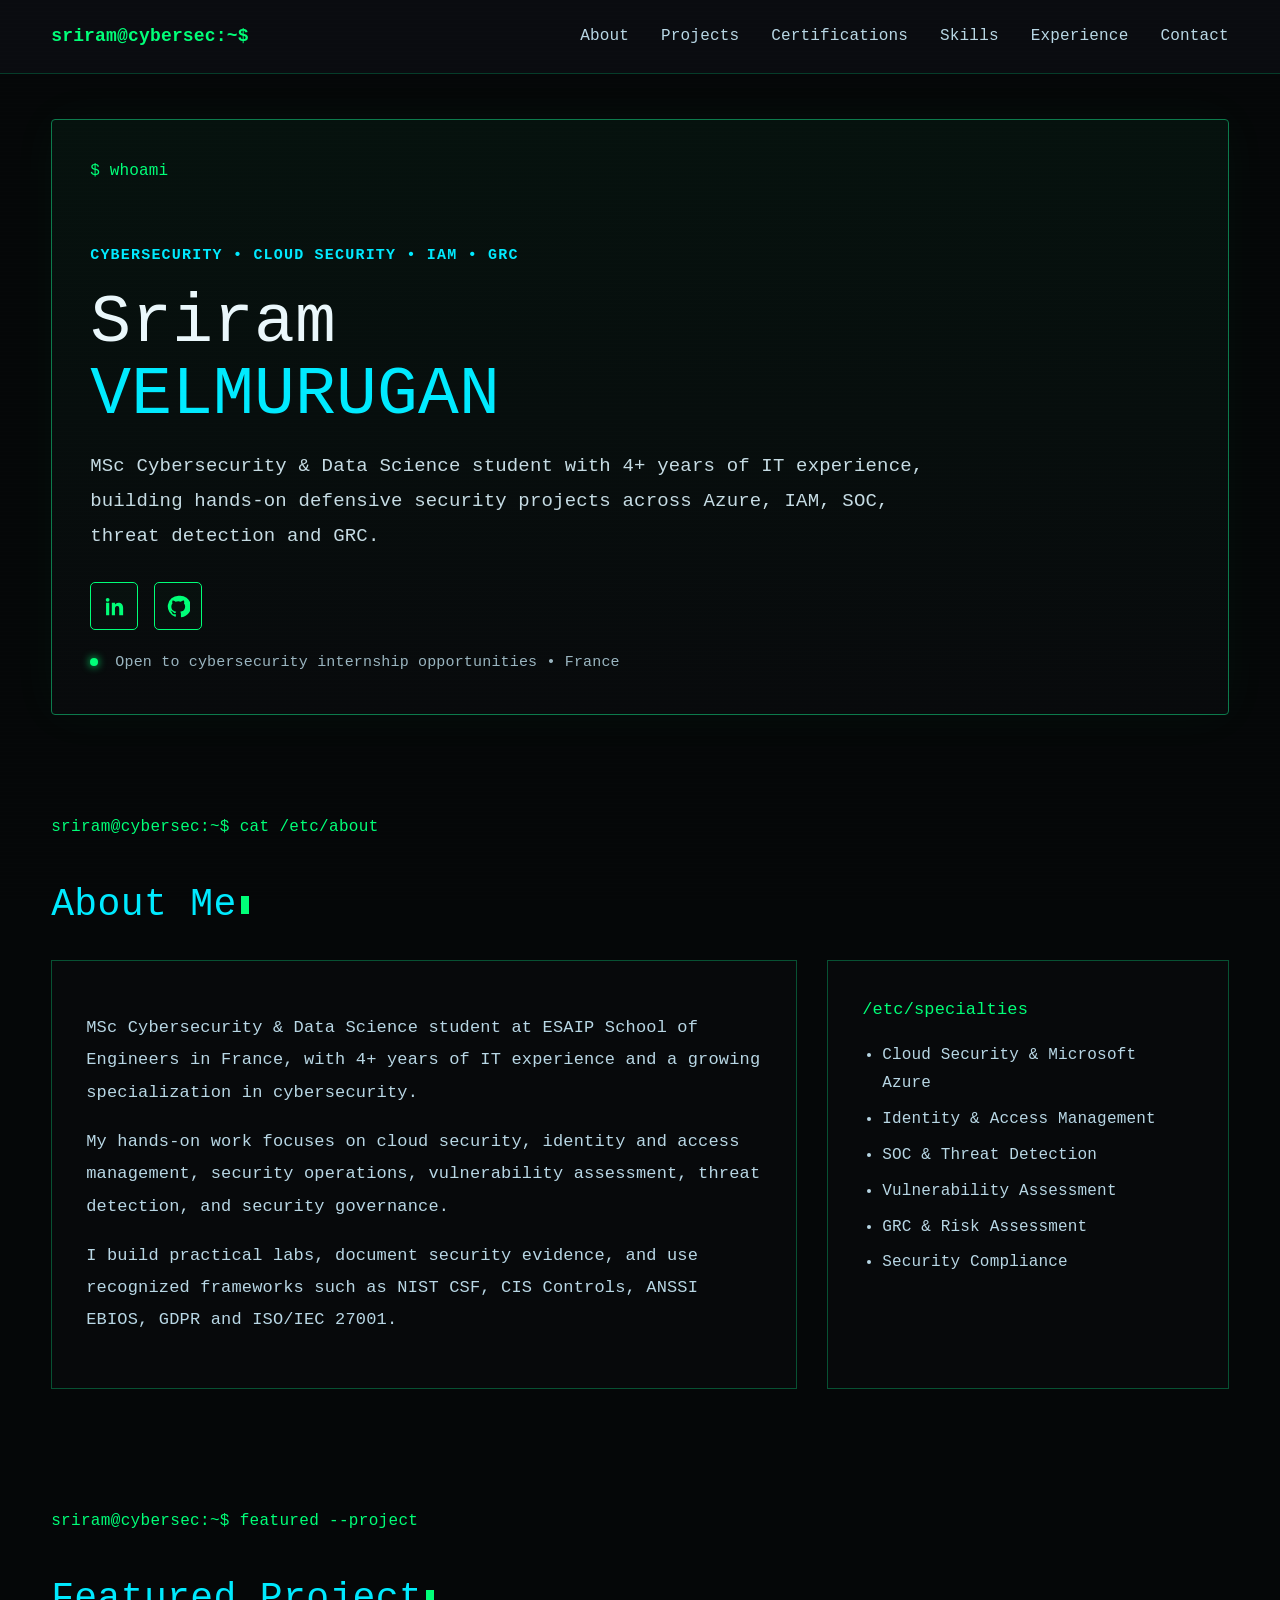
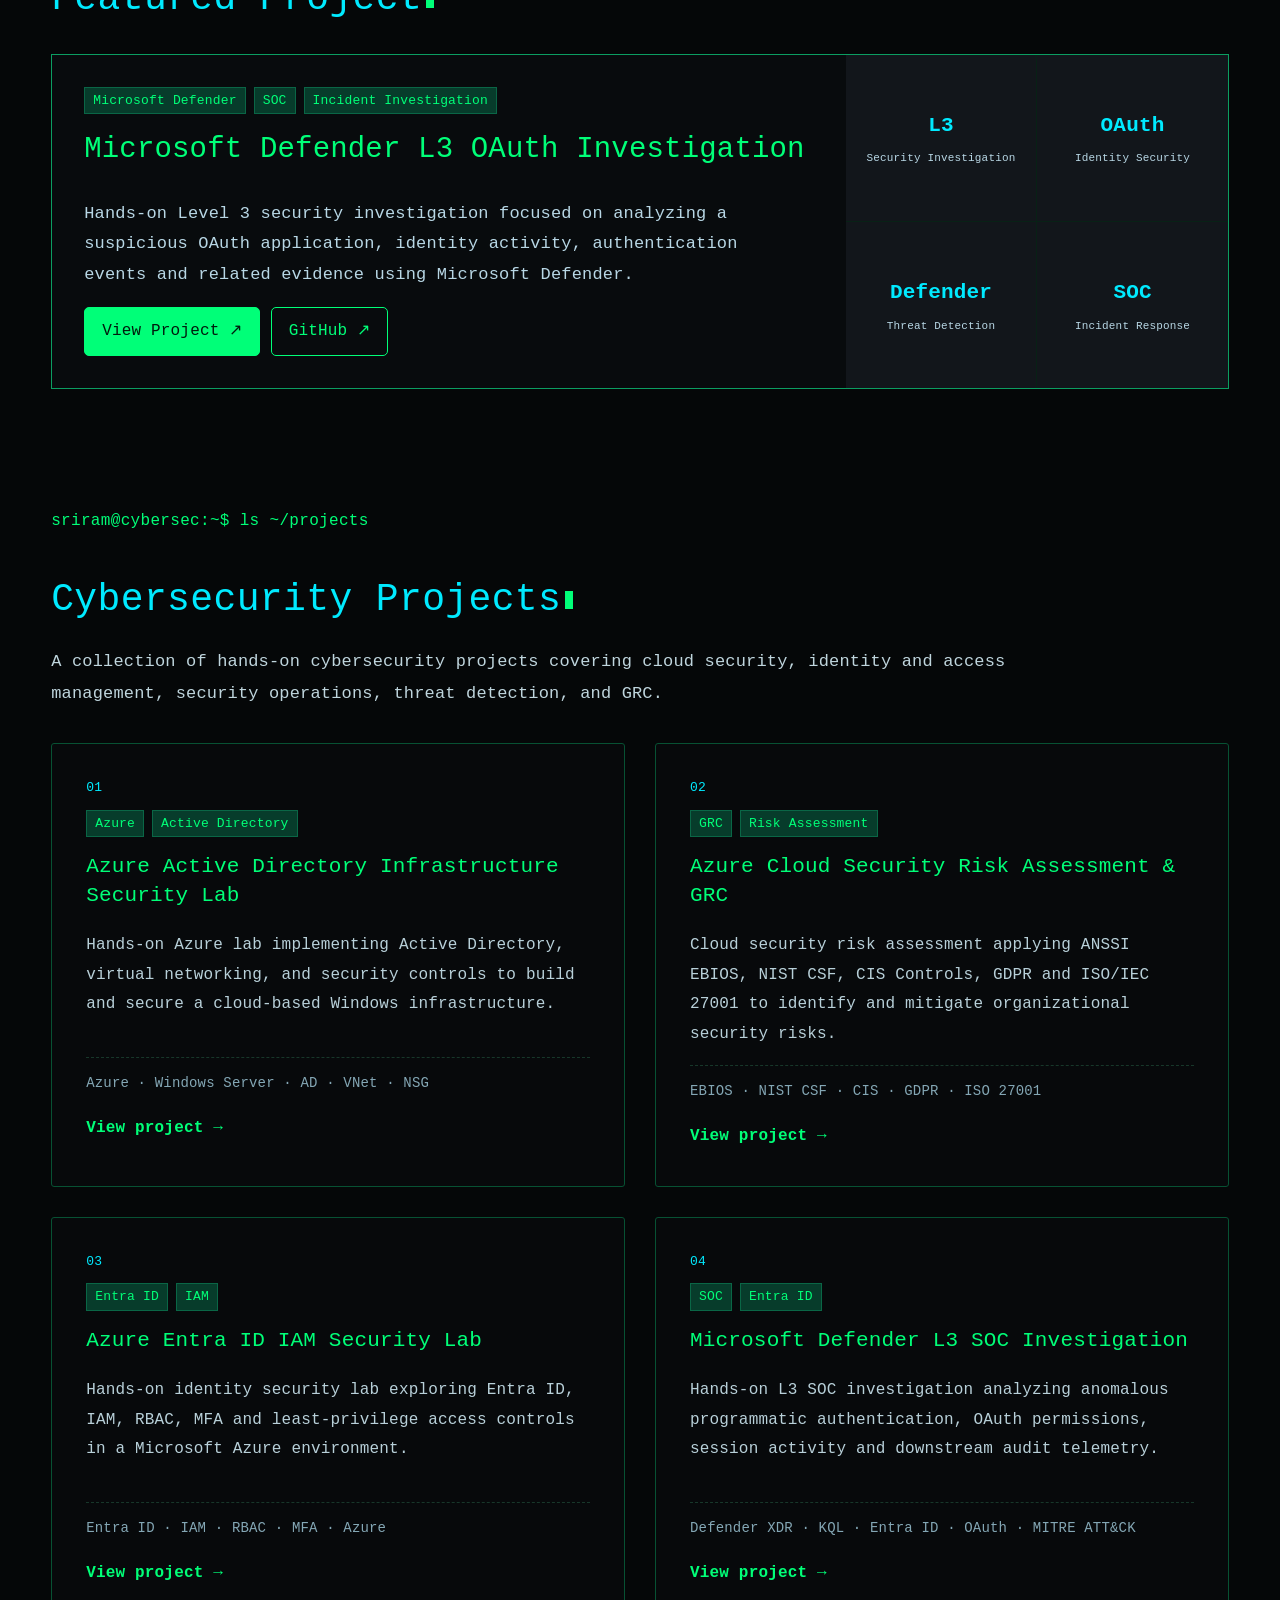
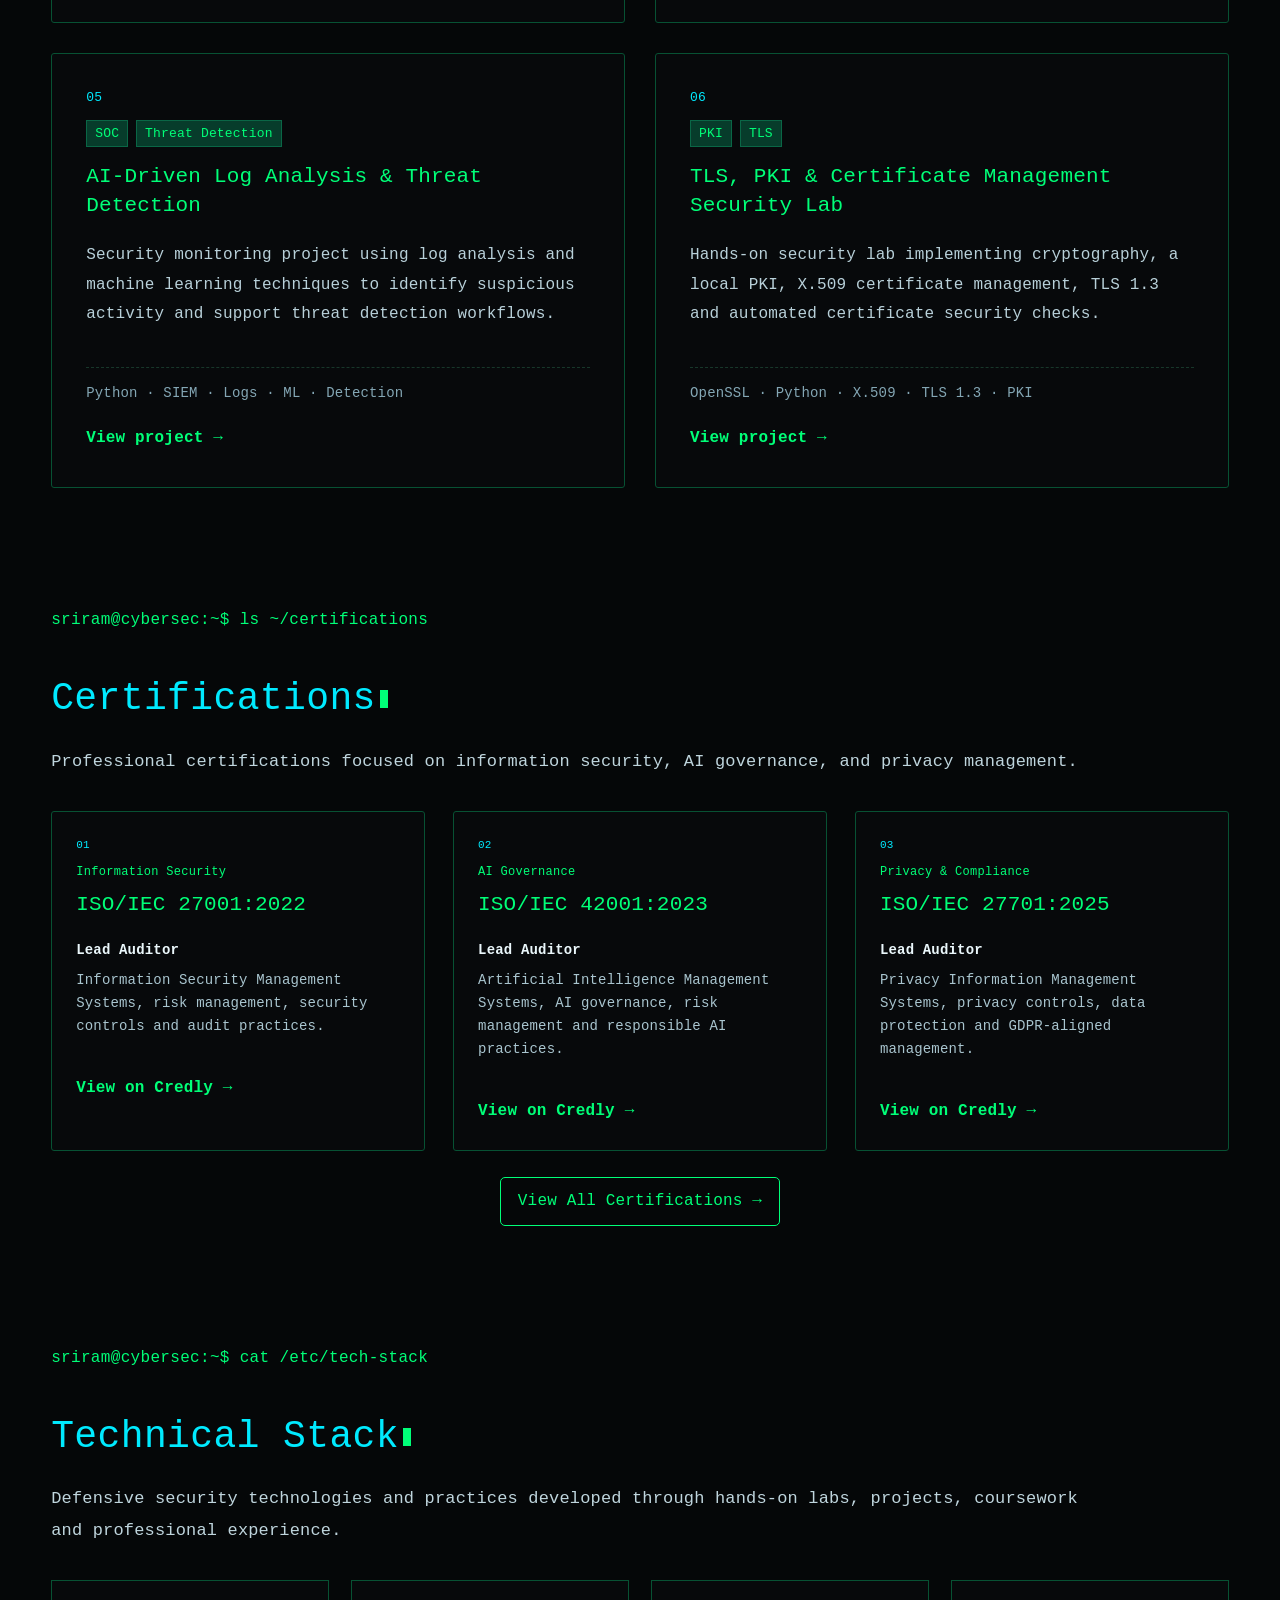
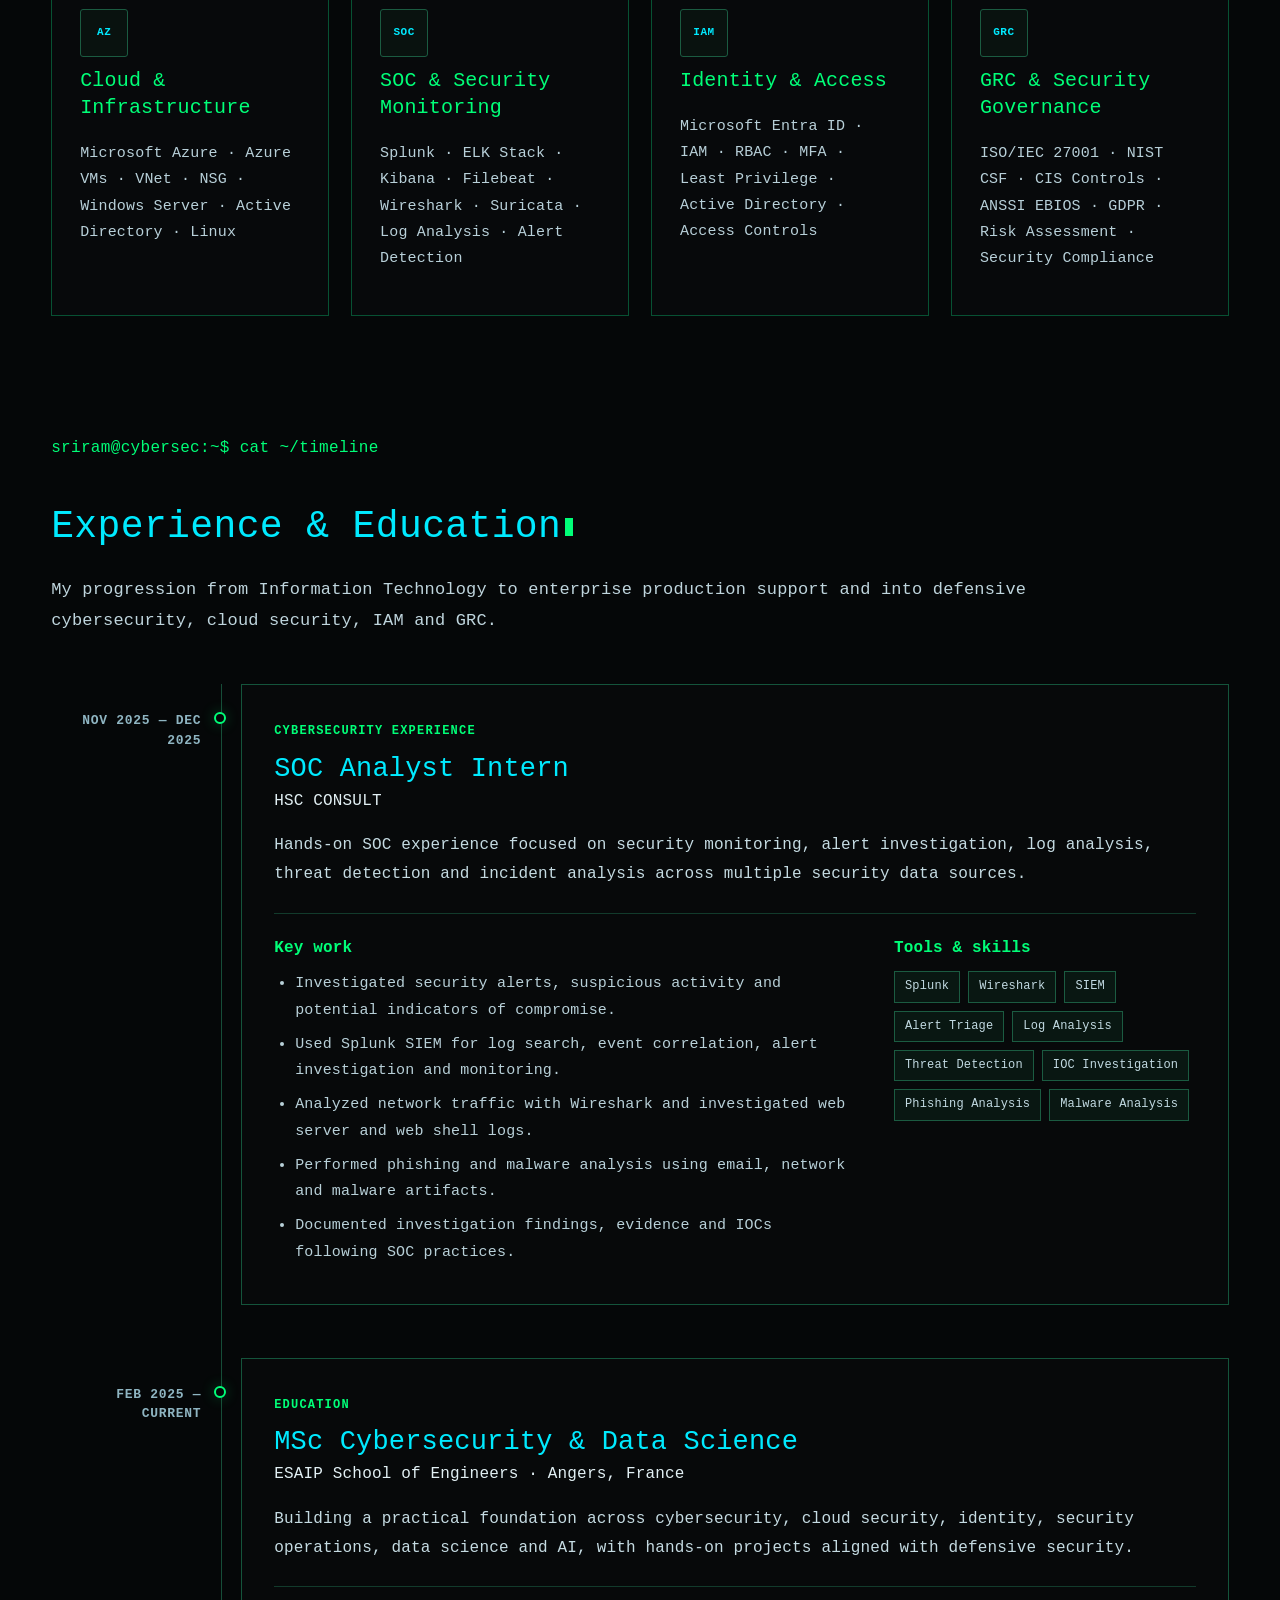
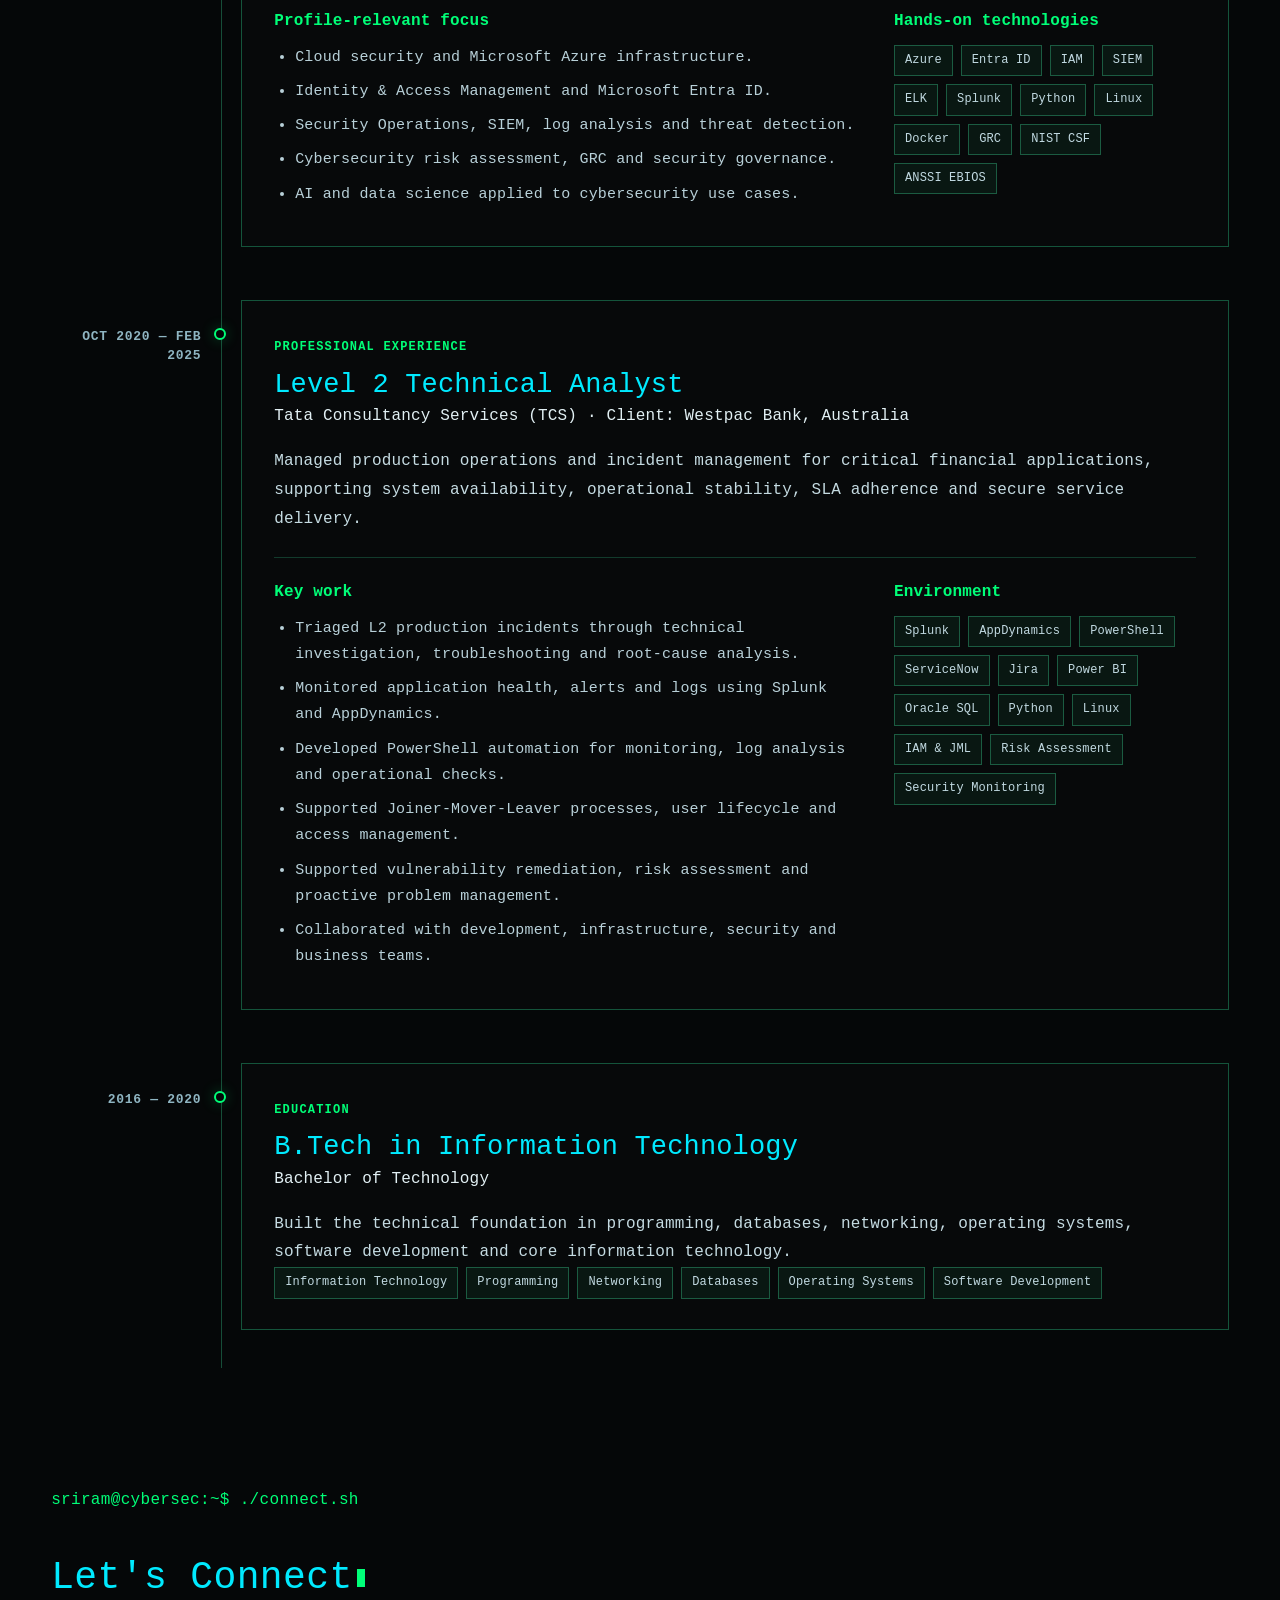
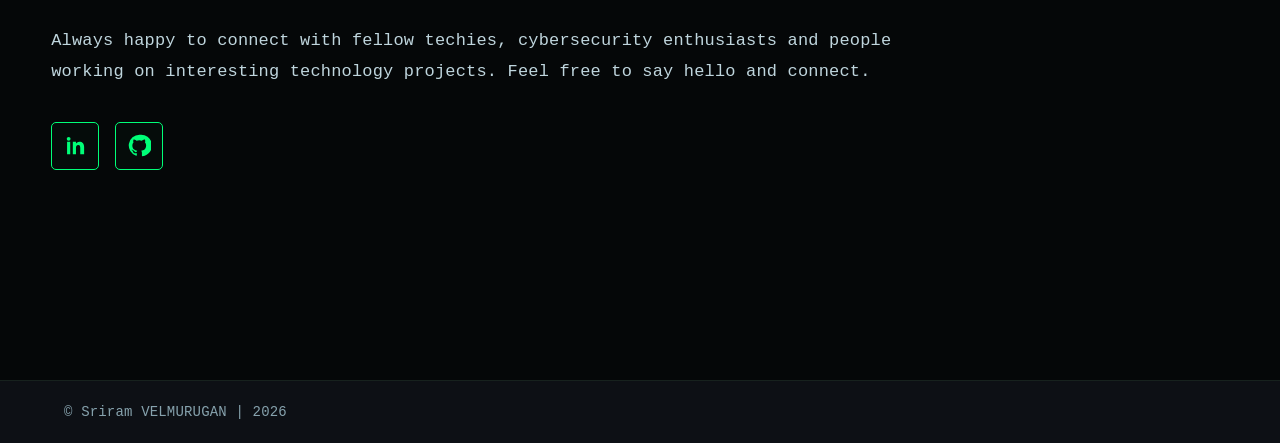
<file: index.html>
<!DOCTYPE html>
<html lang="en">
<head>
  <meta charset="UTF-8">
  <meta name="viewport" content="width=device-width, initial-scale=1.0">
  <meta name="description" content="Sriram VELMURUGAN — Cybersecurity, Cloud Security, IAM, SOC and GRC portfolio.">
  <title>Sriram VELMURUGAN | Cybersecurity Portfolio</title>
  <link rel="stylesheet" href="assets/style.css">
</head>
<body>
  <div class="scanlines"></div>

  <header class="topbar">
    <div class="brand">sriram@cybersec:~$</div>
    <nav>
      <a href="#about">About</a>
      <a href="projects.html">Projects</a>
      <a href="certifications.html">Certifications</a>
      <a href="#skills">Skills</a>
      <a href="#experience">Experience</a>
      <a href="#contact">Contact</a>
    </nav>
    <button class="menu-btn" aria-label="Open menu">☰</button>
  </header>

  <main>
    <section class="hero terminal-panel">
      <div class="terminal-command">$ whoami</div>
      <div class="hero-grid">
        <div>
          <p class="eyebrow">CYBERSECURITY • CLOUD SECURITY • IAM • GRC</p>
          <h1>Sriram<br><span>VELMURUGAN</span></h1>
          <p class="hero-role">MSc Cybersecurity &amp; Data Science student with 4+ years of IT experience, building hands-on defensive security projects across Azure, IAM, SOC, threat detection and GRC.</p>
          <div class="social-links" aria-label="Professional profiles">
            <a class="social-icon" href="https://www.linkedin.com/in/sriram57" target="_blank" rel="noreferrer" aria-label="LinkedIn" title="LinkedIn">
              <svg viewBox="0 0 24 24" aria-hidden="true"><path d="M6.5 8.2H3.2V21h3.3V8.2ZM4.85 3A2 2 0 1 0 4.85 7 2 2 0 0 0 4.85 3ZM21 13.65c0-3.85-2.05-5.65-4.78-5.65-2.2 0-3.18 1.2-3.73 2.05V8.2H9.2V21h3.29v-6.34c0-1.67.32-3.29 2.39-3.29 2.04 0 2.07 1.91 2.07 3.4V21H21v-7.35Z"/></svg>
            </a>
            <a class="social-icon" href="https://github.com/srividho?tab=repositories" target="_blank" rel="noreferrer" aria-label="GitHub repositories" title="GitHub repositories">
              <svg viewBox="0 0 24 24" aria-hidden="true"><path d="M12 .8a11.2 11.2 0 0 0-3.54 21.83c.56.1.77-.24.77-.54v-2.1c-3.13.68-3.79-1.32-3.79-1.32-.51-1.3-1.25-1.64-1.25-1.64-1.02-.7.08-.69.08-.69 1.13.08 1.73 1.16 1.73 1.16 1 .1.78 1.92 2.95 1.37.1-.71.39-1.2.71-1.48-2.5-.28-5.13-1.25-5.13-5.57 0-1.23.44-2.24 1.16-3.03-.12-.28-.5-1.43.11-2.98 0 0 .95-.3 3.1 1.16a10.7 10.7 0 0 1 5.64 0c2.15-1.46 3.1-1.16 3.1-1.16.61 1.55.23 2.7.11 2.98.72.79 1.16 1.8 1.16 3.03 0 4.33-2.64 5.29-5.15 5.57.4.35.76 1.05.76 2.12v3.14c0 .3.2.65.78.54A11.2 11.2 0 0 0 12 .8Z"/></svg>
            </a>
          </div>

          <div class="status-line"><span class="dot"></span> Open to cybersecurity internship opportunities • France</div>
        </div>
      </div>
    </section>

    <section id="about" class="section">
      <div class="section-command">sriram@cybersec:~$ cat /etc/about</div>
      <h2>About Me<span class="cursor"></span></h2>
      <div class="about-grid">
        <div class="terminal-copy">
          <p>MSc Cybersecurity &amp; Data Science student at ESAIP School of Engineers in France, with 4+ years of IT experience and a growing specialization in cybersecurity.</p>
          <p>My hands-on work focuses on cloud security, identity and access management, security operations, vulnerability assessment, threat detection, and security governance.</p>
          <p>I build practical labs, document security evidence, and use recognized frameworks such as NIST CSF, CIS Controls, ANSSI EBIOS, GDPR and ISO/IEC 27001.</p>
        </div>
        <div class="focus-card">
          <div class="mini-title">/etc/specialties</div>
          <ul>
            <li>Cloud Security &amp; Microsoft Azure</li>
            <li>Identity &amp; Access Management</li>
            <li>SOC &amp; Threat Detection</li>
            <li>Vulnerability Assessment</li>
            <li>GRC &amp; Risk Assessment</li>
            <li>Security Compliance</li>
          </ul>
        </div>
      </div>
    </section>

        <section id="featured" class="section">
      <div class="section-command">sriram@cybersec:~$ featured --project</div>
      <h2>Featured Project<span class="cursor"></span></h2>
      <article class="featured-card">
        <div class="featured-main">
          <div class="tag-row"><span>Microsoft Defender</span><span>SOC</span><span>Incident Investigation</span></div>
          <h3>Microsoft Defender L3 OAuth Investigation</h3>
          <p>Hands-on Level 3 security investigation focused on analyzing a suspicious OAuth application, identity activity, authentication events and related evidence using Microsoft Defender.</p>
          <div class="project-links">
            <a class="btn primary" href="projects.html#microsoft-defender-l3-oauth">View Project ↗</a>
            <a class="btn" href="https://github.com/srividho/microsoft-defender-l3-oauth-investigation" target="_blank" rel="noreferrer">GitHub ↗</a>
          </div>
        </div>
        <div class="metrics">
          <div><strong>L3</strong><span>Security Investigation</span></div>
          <div><strong>OAuth</strong><span>Identity Security</span></div>
          <div><strong>Defender</strong><span>Threat Detection</span></div>
          <div><strong>SOC</strong><span>Incident Response</span></div>
        </div>
      </article>
    </section>

    <section id="projects" class="section">
      <div class="section-command">sriram@cybersec:~$ ls ~/projects</div>
      <h2>Cybersecurity Projects<span class="cursor"></span></h2>
      <p class="section-lead">A collection of hands-on cybersecurity projects covering cloud security, identity and access management, security operations, threat detection, and GRC.</p>
      <div class="project-grid">
        <article class="project-card">
          <div class="project-number">01</div>
          <div class="tag-row"><span>Azure</span><span>Active Directory</span></div>
          <h3>Azure Active Directory Infrastructure Security Lab</h3>
          <p>Hands-on Azure lab implementing Active Directory, virtual networking, and security controls to build and secure a cloud-based Windows infrastructure.</p>
          <div class="stack">Azure · Windows Server · AD · VNet · NSG</div>
          <a href="projects.html#azure-ad" class="text-link">View project →</a>
        </article>

        <article class="project-card">
          <div class="project-number">02</div>
          <div class="tag-row"><span>GRC</span><span>Risk Assessment</span></div>
          <h3>Azure Cloud Security Risk Assessment &amp; GRC</h3>
          <p>Cloud security risk assessment applying ANSSI EBIOS, NIST CSF, CIS Controls, GDPR and ISO/IEC 27001 to identify and mitigate organizational security risks.</p>
          <div class="stack">EBIOS · NIST CSF · CIS · GDPR · ISO 27001</div>
          <a href="projects.html#grc" class="text-link">View project →</a>
        </article>

        <article class="project-card">
          <div class="project-number">03</div>
          <div class="tag-row"><span>Entra ID</span><span>IAM</span></div>
          <h3>Azure Entra ID IAM Security Lab</h3>
          <p>Hands-on identity security lab exploring Entra ID, IAM, RBAC, MFA and least-privilege access controls in a Microsoft Azure environment.</p>
          <div class="stack">Entra ID · IAM · RBAC · MFA · Azure</div>
          <a href="projects.html#entra-id" class="text-link">View project →</a>
        </article>


        <article class="project-card">
          <div class="project-number">04</div>
          <div class="tag-row"><span>SOC</span><span>Entra ID</span></div>
          <h3>Microsoft Defender L3 SOC Investigation</h3>
          <p>Hands-on L3 SOC investigation analyzing anomalous programmatic authentication, OAuth permissions, session activity and downstream audit telemetry.</p>
          <div class="stack">Defender XDR · KQL · Entra ID · OAuth · MITRE ATT&amp;CK</div>
          <a href="projects.html#defender-l3" class="text-link">View project →</a>
        </article>

        <article class="project-card">
          <div class="project-number">05</div>
          <div class="tag-row"><span>SOC</span><span>Threat Detection</span></div>
          <h3>AI-Driven Log Analysis &amp; Threat Detection</h3>
          <p>Security monitoring project using log analysis and machine learning techniques to identify suspicious activity and support threat detection workflows.</p>
          <div class="stack">Python · SIEM · Logs · ML · Detection</div>
          <a href="projects.html#log-analysis" class="text-link">View project →</a>
        </article>

        <article class="project-card">
          <div class="project-number">06</div>
          <div class="tag-row"><span>PKI</span><span>TLS</span></div>
          <h3>TLS, PKI &amp; Certificate Management Security Lab</h3>
          <p>Hands-on security lab implementing cryptography, a local PKI, X.509 certificate management, TLS 1.3 and automated certificate security checks.</p>
          <div class="stack">OpenSSL · Python · X.509 · TLS 1.3 · PKI</div>
          <a href="projects.html#tls-pki" class="text-link">View project →</a>
        </article>
      </div>
    </section>

    <section id="certifications" class="section">
      <div class="section-command">sriram@cybersec:~$ ls ~/certifications</div>
      <h2>Certifications<span class="cursor"></span></h2>
      <p class="section-lead">Professional certifications focused on information security, AI governance, and privacy management.</p>
      <div class="cert-grid">
        <article class="cert-card">
          <span class="cert-icon">01</span>
          <span class="cert-category">Information Security</span>
          <h3>ISO/IEC 27001:2022</h3>
          <strong>Lead Auditor</strong>
          <p>Information Security Management Systems, risk management, security controls and audit practices.</p>
          <a href="https://www.credly.com/earner/earned/badge/f762684c-2adc-4c47-9c73-7e2a3f993871" target="_blank" rel="noreferrer" class="text-link">View on Credly →</a>
        </article>
        <article class="cert-card">
          <span class="cert-icon">02</span>
          <span class="cert-category">AI Governance</span>
          <h3>ISO/IEC 42001:2023</h3>
          <strong>Lead Auditor</strong>
          <p>Artificial Intelligence Management Systems, AI governance, risk management and responsible AI practices.</p>
          <a href="https://www.credly.com/earner/earned/badge/96034c29-994e-4f6c-9795-8f68d9e0d24f" target="_blank" rel="noreferrer" class="text-link">View on Credly →</a>
        </article>
        <article class="cert-card">
          <span class="cert-icon">03</span>
          <span class="cert-category">Privacy &amp; Compliance</span>
          <h3>ISO/IEC 27701:2025</h3>
          <strong>Lead Auditor</strong>
          <p>Privacy Information Management Systems, privacy controls, data protection and GDPR-aligned management.</p>
          <a href="https://www.credly.com/earner/earned/badge/28d6c5eb-201f-41e3-a1ec-86b1bad2134c" target="_blank" rel="noreferrer" class="text-link">View on Credly →</a>
        </article>
      </div>
      <div class="section-more"><a class="btn" href="certifications.html">View All Certifications →</a></div>
    </section>

    <section id="skills" class="section">
      <div class="section-command">sriram@cybersec:~$ cat /etc/tech-stack</div>
      <h2>Technical Stack<span class="cursor"></span></h2>
      <p class="section-lead">Defensive security technologies and practices developed through hands-on labs, projects, coursework and professional experience.</p>
      <div class="skill-grid">
        <div class="skill-card">
          <div class="skill-icon skill-mark">AZ</div>
          <h3>Cloud &amp; Infrastructure</h3>
          <p>Microsoft Azure · Azure VMs · VNet · NSG · Windows Server · Active Directory · Linux</p>
        </div>
        <div class="skill-card">
          <div class="skill-icon skill-mark">SOC</div>
          <h3>SOC &amp; Security Monitoring</h3>
          <p>Splunk · ELK Stack · Kibana · Filebeat · Wireshark · Suricata · Log Analysis · Alert Detection</p>
        </div>
        <div class="skill-card">
          <div class="skill-icon skill-mark">IAM</div>
          <h3>Identity &amp; Access</h3>
          <p>Microsoft Entra ID · IAM · RBAC · MFA · Least Privilege · Active Directory · Access Controls</p>
        </div>
        <div class="skill-card">
          <div class="skill-icon skill-mark">GRC</div>
          <h3>GRC &amp; Security Governance</h3>
          <p>ISO/IEC 27001 · NIST CSF · CIS Controls · ANSSI EBIOS · GDPR · Risk Assessment · Security Compliance</p>
        </div>
      </div>
    </section>

    <section id="experience" class="section">
      <div class="section-command">sriram@cybersec:~$ cat ~/timeline</div>
      <h2>Experience &amp; Education<span class="cursor"></span></h2>
      <p class="section-lead">My progression from Information Technology to enterprise production support and into defensive cybersecurity, cloud security, IAM and GRC.</p>

      <div class="timeline">

        <article class="timeline-entry">
          <div class="timeline-date">NOV 2025 — DEC 2025</div>
          <div class="timeline-marker"><span></span></div>
          <div class="timeline-content">
            <span class="timeline-type">CYBERSECURITY EXPERIENCE</span>
            <h3>SOC Analyst Intern</h3>
            <p class="timeline-org">HSC CONSULT</p>
            <p class="timeline-summary">
              Hands-on SOC experience focused on security monitoring, alert investigation, log analysis,
              threat detection and incident analysis across multiple security data sources.
            </p>
            <div class="timeline-grid">
              <div>
                <h4>Key work</h4>
                <ul>
                  <li>Investigated security alerts, suspicious activity and potential indicators of compromise.</li>
                  <li>Used Splunk SIEM for log search, event correlation, alert investigation and monitoring.</li>
                  <li>Analyzed network traffic with Wireshark and investigated web server and web shell logs.</li>
                  <li>Performed phishing and malware analysis using email, network and malware artifacts.</li>
                  <li>Documented investigation findings, evidence and IOCs following SOC practices.</li>
                </ul>
              </div>
              <div>
                <h4>Tools &amp; skills</h4>
                <div class="skill-pills">
                  <span>Splunk</span><span>Wireshark</span><span>SIEM</span>
                  <span>Alert Triage</span><span>Log Analysis</span><span>Threat Detection</span>
                  <span>IOC Investigation</span><span>Phishing Analysis</span><span>Malware Analysis</span>
                </div>
              </div>
            </div>
          </div>
        </article>

        <article class="timeline-entry">
          <div class="timeline-date">FEB 2025 — CURRENT</div>
          <div class="timeline-marker"><span></span></div>
          <div class="timeline-content">
            <span class="timeline-type">EDUCATION</span>
            <h3>MSc Cybersecurity &amp; Data Science</h3>
            <p class="timeline-org">ESAIP School of Engineers · Angers, France</p>
            <p class="timeline-summary">
              Building a practical foundation across cybersecurity, cloud security, identity, security operations,
              data science and AI, with hands-on projects aligned with defensive security.
            </p>
            <div class="timeline-grid">
              <div>
                <h4>Profile-relevant focus</h4>
                <ul>
                  <li>Cloud security and Microsoft Azure infrastructure.</li>
                  <li>Identity &amp; Access Management and Microsoft Entra ID.</li>
                  <li>Security Operations, SIEM, log analysis and threat detection.</li>
                  <li>Cybersecurity risk assessment, GRC and security governance.</li>
                  <li>AI and data science applied to cybersecurity use cases.</li>
                </ul>
              </div>
              <div>
                <h4>Hands-on technologies</h4>
                <div class="skill-pills">
                  <span>Azure</span><span>Entra ID</span><span>IAM</span><span>SIEM</span>
                  <span>ELK</span><span>Splunk</span><span>Python</span><span>Linux</span>
                  <span>Docker</span><span>GRC</span><span>NIST CSF</span><span>ANSSI EBIOS</span>
                </div>
              </div>
            </div>
          </div>
        </article>

        <article class="timeline-entry">
          <div class="timeline-date">OCT 2020 — FEB 2025</div>
          <div class="timeline-marker"><span></span></div>
          <div class="timeline-content">
            <span class="timeline-type">PROFESSIONAL EXPERIENCE</span>
            <h3>Level 2 Technical Analyst</h3>
            <p class="timeline-org">Tata Consultancy Services (TCS) · Client: Westpac Bank, Australia</p>
            <p class="timeline-summary">
              Managed production operations and incident management for critical financial applications,
              supporting system availability, operational stability, SLA adherence and secure service delivery.
            </p>
            <div class="timeline-grid">
              <div>
                <h4>Key work</h4>
                <ul>
                  <li>Triaged L2 production incidents through technical investigation, troubleshooting and root-cause analysis.</li>
                  <li>Monitored application health, alerts and logs using Splunk and AppDynamics.</li>
                  <li>Developed PowerShell automation for monitoring, log analysis and operational checks.</li>
                  <li>Supported Joiner-Mover-Leaver processes, user lifecycle and access management.</li>
                  <li>Supported vulnerability remediation, risk assessment and proactive problem management.</li>
                  <li>Collaborated with development, infrastructure, security and business teams.</li>
                </ul>
              </div>
              <div>
                <h4>Environment</h4>
                <div class="skill-pills">
                  <span>Splunk</span><span>AppDynamics</span><span>PowerShell</span>
                  <span>ServiceNow</span><span>Jira</span><span>Power BI</span>
                  <span>Oracle SQL</span><span>Python</span><span>Linux</span>
                  <span>IAM &amp; JML</span><span>Risk Assessment</span><span>Security Monitoring</span>
                </div>
              </div>
            </div>
          </div>
        </article>

        <article class="timeline-entry">
          <div class="timeline-date">2016 — 2020</div>
          <div class="timeline-marker"><span></span></div>
          <div class="timeline-content">
            <span class="timeline-type">EDUCATION</span>
            <h3>B.Tech in Information Technology</h3>
            <p class="timeline-org">Bachelor of Technology</p>
            <p class="timeline-summary">
              Built the technical foundation in programming, databases, networking, operating systems,
              software development and core information technology.
            </p>
            <div class="skill-pills">
              <span>Information Technology</span><span>Programming</span><span>Networking</span>
              <span>Databases</span><span>Operating Systems</span><span>Software Development</span>
            </div>
          </div>
        </article>

      </div>
    </section>

    <section id="contact" class="section contact-section">
      <div class="section-command">sriram@cybersec:~$ ./connect.sh</div>
      <h2>Let's Connect<span class="cursor"></span></h2>
      <p class="section-lead">
        Always happy to connect with fellow techies, cybersecurity enthusiasts and people working
        on interesting technology projects. Feel free to say hello and connect.
      </p>
      <div class="social-links contact-socials" aria-label="Professional profiles">
        <a class="social-icon" href="https://www.linkedin.com/in/sriram57" target="_blank" rel="noopener noreferrer"
           aria-label="LinkedIn" title="LinkedIn">
          <svg viewBox="0 0 24 24" aria-hidden="true">
            <path d="M6.5 8.2H3.2V21h3.3V8.2ZM4.85 3A2 2 0 1 0 4.85 7 2 2 0 0 0 4.85 3ZM21 13.65c0-3.85-2.05-5.65-4.78-5.65-2.2 0-3.18 1.2-3.73 2.05V8.2H9.2V21h3.29v-6.34c0-1.67.32-3.29 2.39-3.29 2.04 0 2.07 1.91 2.07 3.4V21H21v-7.35Z"/>
          </svg>
        </a>
        <a class="social-icon" href="https://github.com/srividho?tab=repositories" target="_blank" rel="noopener noreferrer"
           aria-label="GitHub repositories" title="GitHub repositories">
          <svg viewBox="0 0 24 24" aria-hidden="true">
            <path d="M12 .8a11.2 11.2 0 0 0-3.54 21.83c.56.1.77-.24.77-.54v-2.1c-3.13.68-3.79-1.32-3.79-1.32-.51-1.3-1.25-1.64-1.25-1.64-1.02-.7.08-.69.08-.69 1.13.08 1.73 1.16 1.73 1.16 1 .1.78 1.92 2.95 1.37.1-.71.39-1.2.71-1.48-2.5-.28-5.13-1.25-5.13-5.57 0-1.23.44-2.24 1.16-3.03-.12-.28-.5-1.43.11-2.98 0 0 .95-.3 3.1 1.16a10.7 10.7 0 0 1 5.64 0c2.15-1.46 3.1-1.16 3.1-1.16.61 1.55.23 2.7.11 2.98.72.79 1.16 1.8 1.16 3.03 0 4.33-2.64 5.29-5.15 5.57.4.35.76 1.05.76 2.12v3.14c0 .3.2.65.78.54A11.2 11.2 0 0 0 12 .8Z"/>
          </svg>
        </a>
      </div>
    </section>

  </main>

  <footer>
    <span>© Sriram VELMURUGAN | 2026</span>
    <span></span>
  </footer>

  <script src="assets/script.js"></script>
</body>
</html>
</file>
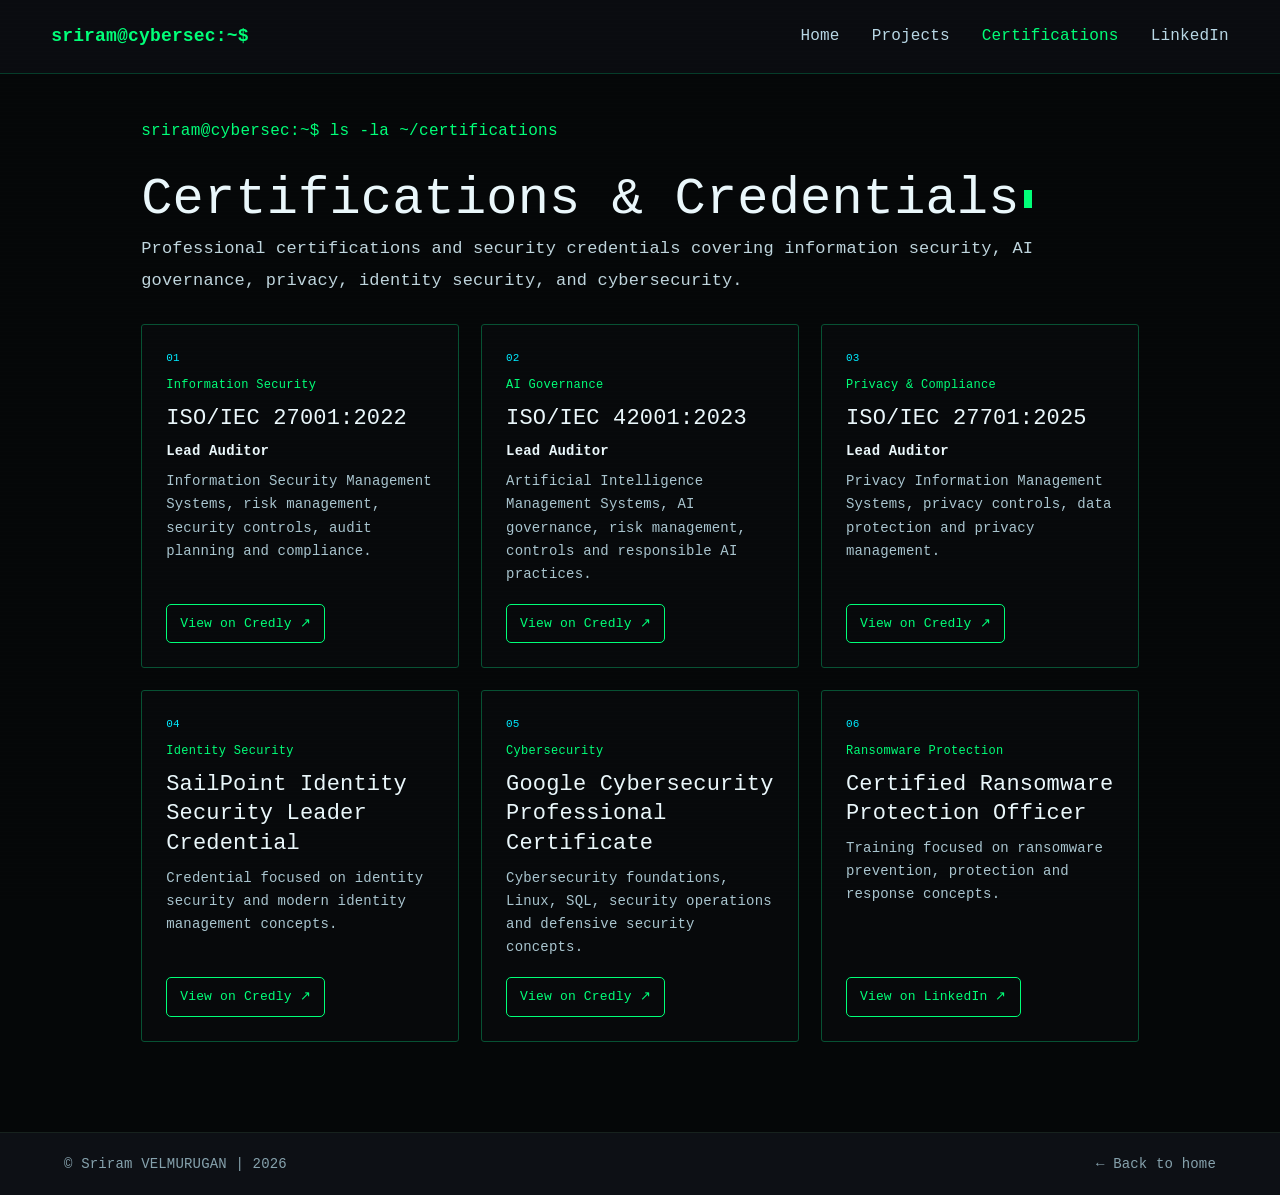
<file: certifications.html>
<!DOCTYPE html>
<html lang="en">
<head>
  <meta charset="UTF-8">
  <meta name="viewport" content="width=device-width, initial-scale=1.0">
  <meta name="description" content="Sriram VELMURUGAN — cybersecurity certifications and credentials.">
  <title>Certifications | Sriram VELMURUGAN</title>
  <link rel="stylesheet" href="assets/style.css">
</head>
<body>
  <div class="scanlines"></div>

  <header class="topbar">
    <a class="brand" href="index.html">sriram@cybersec:~$</a>
    <nav>
      <a href="index.html">Home</a>
      <a href="projects.html">Projects</a>
      <a class="active" href="certifications.html">Certifications</a>
      <a href="https://www.linkedin.com/in/sriram57" target="_blank" rel="noreferrer">LinkedIn</a>
    </nav>
  </header>

  <main class="subpage">
    <div class="section-command">sriram@cybersec:~$ ls -la ~/certifications</div>
    <h1>Certifications &amp; Credentials<span class="cursor"></span></h1>
    <p class="section-lead">Professional certifications and security credentials covering information security, AI governance, privacy, identity security, and cybersecurity.</p>

    <div class="cert-grid full">

      <article id="iso27001" class="cert-card">
        <span class="cert-icon">01</span>
        <span class="cert-category">Information Security</span>
        <h2>ISO/IEC 27001:2022</h2>
        <strong>Lead Auditor</strong>
        <p>Information Security Management Systems, risk management, security controls, audit planning and compliance.</p>
        <a class="btn" href="https://www.credly.com/earner/earned/badge/f762684c-2adc-4c47-9c73-7e2a3f993871" target="_blank" rel="noreferrer">View on Credly ↗</a>
      </article>

      <article id="iso42001" class="cert-card">
        <span class="cert-icon">02</span>
        <span class="cert-category">AI Governance</span>
        <h2>ISO/IEC 42001:2023</h2>
        <strong>Lead Auditor</strong>
        <p>Artificial Intelligence Management Systems, AI governance, risk management, controls and responsible AI practices.</p>
        <a class="btn" href="https://www.credly.com/earner/earned/badge/96034c29-994e-4f6c-9795-8f68d9e0d24f" target="_blank" rel="noreferrer">View on Credly ↗</a>
      </article>

      <article id="iso27701" class="cert-card">
        <span class="cert-icon">03</span>
        <span class="cert-category">Privacy &amp; Compliance</span>
        <h2>ISO/IEC 27701:2025</h2>
        <strong>Lead Auditor</strong>
        <p>Privacy Information Management Systems, privacy controls, data protection and privacy management.</p>
        <a class="btn" href="https://www.credly.com/earner/earned/badge/28d6c5eb-201f-41e3-a1ec-86b1bad2134c" target="_blank" rel="noreferrer">View on Credly ↗</a>
      </article>

      <article id="sailpoint" class="cert-card">
        <span class="cert-icon">04</span>
        <span class="cert-category">Identity Security</span>
        <h2>SailPoint Identity Security Leader Credential</h2>
        <p>Credential focused on identity security and modern identity management concepts.</p>
        <a class="btn" href="https://www.credly.com/earner/earned/badge/16e32d2d-9de0-49d5-81fe-bb4befe21a7b" target="_blank" rel="noreferrer">View on Credly ↗</a>
      </article>

      <article id="google-cybersecurity" class="cert-card">
        <span class="cert-icon">05</span>
        <span class="cert-category">Cybersecurity</span>
        <h2>Google Cybersecurity Professional Certificate</h2>
        <p>Cybersecurity foundations, Linux, SQL, security operations and defensive security concepts.</p>
        <a class="btn" href="https://www.credly.com/earner/earned/badge/14dfa3ad-45be-46fc-bba0-601bf4f37365" target="_blank" rel="noreferrer">View on Credly ↗</a>
      </article>

      <article id="ransomware" class="cert-card">
        <span class="cert-icon">06</span>
        <span class="cert-category">Ransomware Protection</span>
        <h2>Certified Ransomware Protection Officer</h2>
        <p>Training focused on ransomware prevention, protection and response concepts.</p>
        <a class="btn" href="https://www.linkedin.com/in/sriram57/overlay/Certifications/1336494933/treasury/?profileId=ACoAACd_p90Bx8nn5_6uSIifghR8hD6GtxfqfTk" target="_blank" rel="noreferrer">View on LinkedIn ↗</a>
      </article>

    </div>
  </main>

  <footer>
    <span>© Sriram VELMURUGAN | 2026</span>
    <a href="index.html">← Back to home</a>
  </footer>
</body>
</html>
</file>
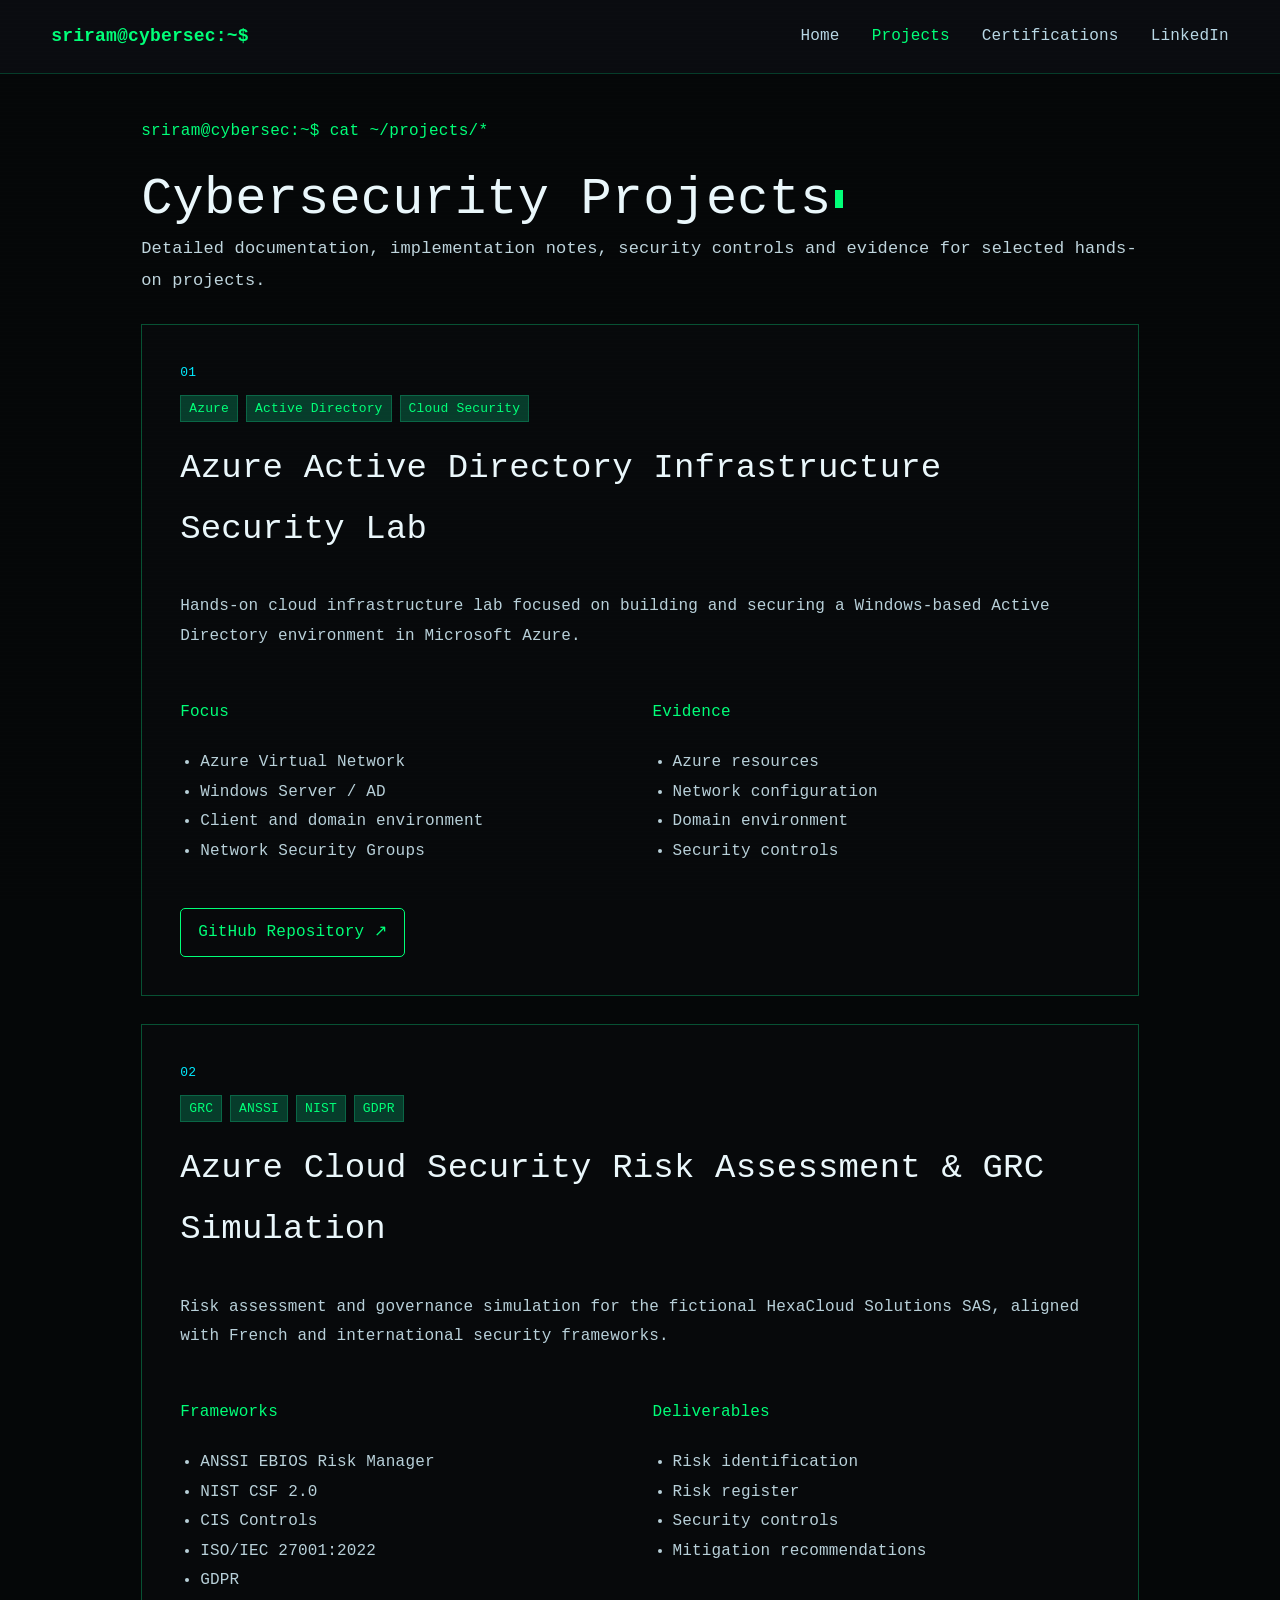
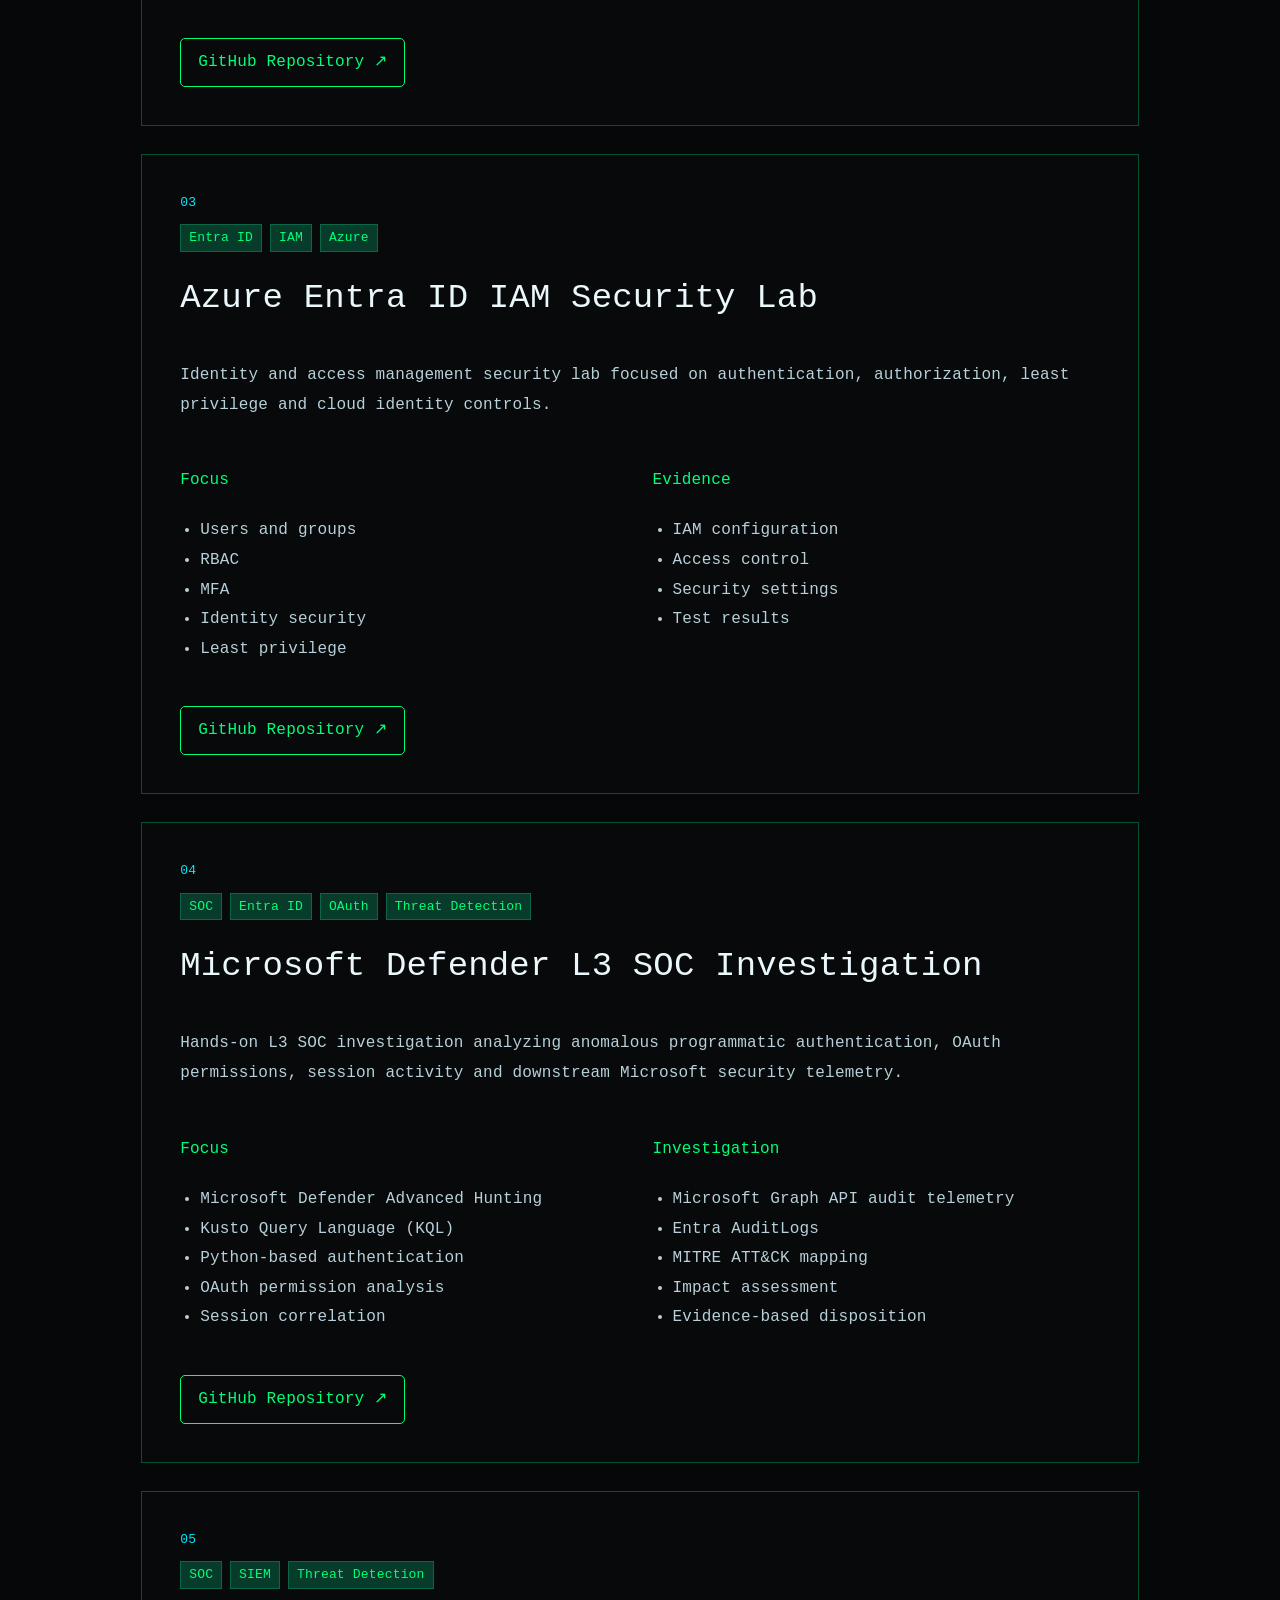
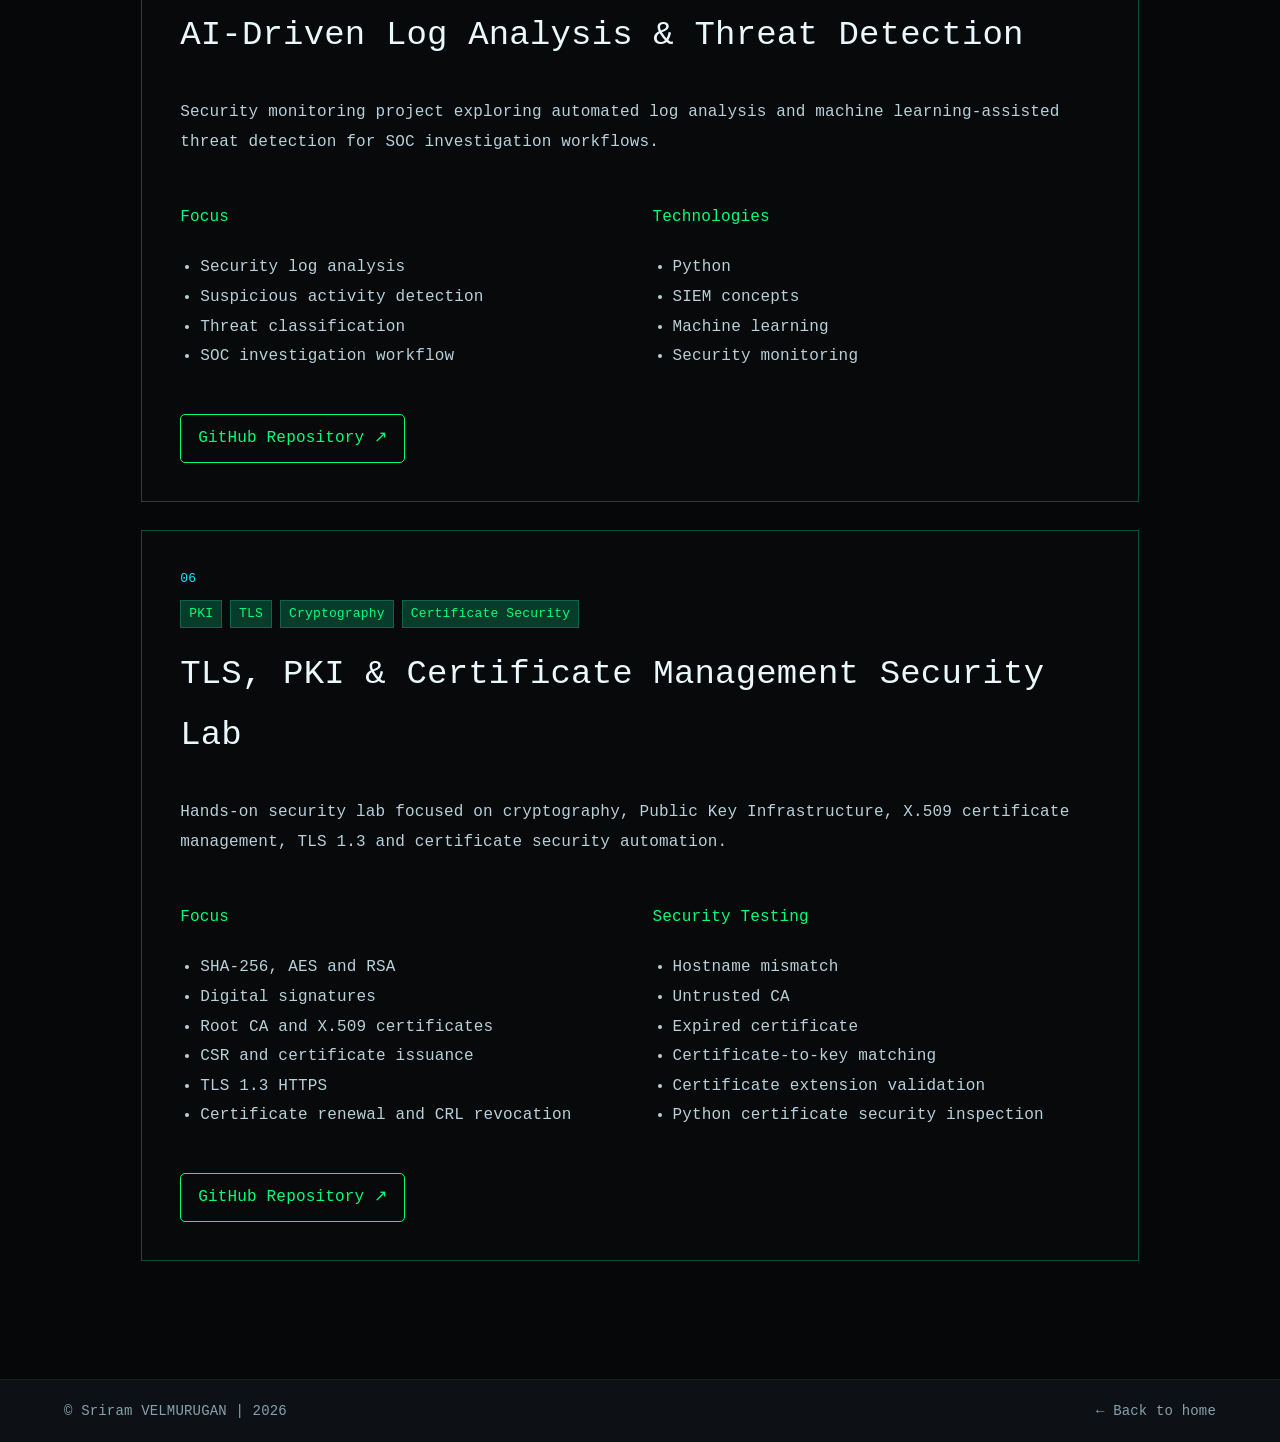
<file: projects.html>
<!DOCTYPE html>
<html lang="en">
<head>
  <meta charset="UTF-8">
  <meta name="viewport" content="width=device-width, initial-scale=1.0">
  <title>Projects | Sriram VELMURUGAN</title>
  <link rel="stylesheet" href="assets/style.css">
</head>
<body>
  <div class="scanlines"></div>
  <header class="topbar">
    <a class="brand" href="index.html">sriram@cybersec:~$</a>
    <nav><a href="index.html">Home</a><a class="active" href="projects.html">Projects</a><a href="certifications.html">Certifications</a><a href="https://www.linkedin.com/in/sriram57" target="_blank" rel="noreferrer">LinkedIn</a></nav>
  </header>
  <main class="subpage">
    <div class="section-command">sriram@cybersec:~$ cat ~/projects/*</div>
    <h1>Cybersecurity Projects<span class="cursor"></span></h1>
    <p class="section-lead">Detailed documentation, implementation notes, security controls and evidence for selected hands-on projects.</p>

    <article id="azure-ad" class="detail-card">
      <div class="project-number">01</div><div class="tag-row"><span>Azure</span><span>Active Directory</span><span>Cloud Security</span></div>
      <h2>Azure Active Directory Infrastructure Security Lab</h2>
      <p>Hands-on cloud infrastructure lab focused on building and securing a Windows-based Active Directory environment in Microsoft Azure.</p>
      <div class="detail-grid"><div><h4>Focus</h4><ul><li>Azure Virtual Network</li><li>Windows Server / AD</li><li>Client and domain environment</li><li>Network Security Groups</li></ul></div><div><h4>Evidence</h4><ul><li>Azure resources</li><li>Network configuration</li><li>Domain environment</li><li>Security controls</li></ul></div></div>
      <a class="btn" href="https://github.com/srividho/cloud-ad-identity-security-lab" target="_blank" rel="noreferrer">GitHub Repository ↗</a>
    </article>

    <article id="grc" class="detail-card">
      <div class="project-number">02</div><div class="tag-row"><span>GRC</span><span>ANSSI</span><span>NIST</span><span>GDPR</span></div>
      <h2>Azure Cloud Security Risk Assessment &amp; GRC Simulation</h2>
      <p>Risk assessment and governance simulation for the fictional HexaCloud Solutions SAS, aligned with French and international security frameworks.</p>
      <div class="detail-grid"><div><h4>Frameworks</h4><ul><li>ANSSI EBIOS Risk Manager</li><li>NIST CSF 2.0</li><li>CIS Controls</li><li>ISO/IEC 27001:2022</li><li>GDPR</li></ul></div><div><h4>Deliverables</h4><ul><li>Risk identification</li><li>Risk register</li><li>Security controls</li><li>Mitigation recommendations</li></ul></div></div>
      <a class="btn" href="https://github.com/srividho/hexacloud-azure-cloud-security-risk-assessment" target="_blank" rel="noreferrer">GitHub Repository ↗</a>
    </article>

    <article id="entra-id" class="detail-card">
      <div class="project-number">03</div><div class="tag-row"><span>Entra ID</span><span>IAM</span><span>Azure</span></div>
      <h2>Azure Entra ID IAM Security Lab</h2>
      <p>Identity and access management security lab focused on authentication, authorization, least privilege and cloud identity controls.</p>
      <div class="detail-grid"><div><h4>Focus</h4><ul><li>Users and groups</li><li>RBAC</li><li>MFA</li><li>Identity security</li><li>Least privilege</li></ul></div><div><h4>Evidence</h4><ul><li>IAM configuration</li><li>Access control</li><li>Security settings</li><li>Test results</li></ul></div></div>
      <a class="btn" href="https://github.com/srividho/hexacloud-entra-id-iam-security-lab" target="_blank" rel="noreferrer">GitHub Repository ↗</a>
    </article>


    <article id="defender-l3" class="detail-card">
      <div class="project-number">04</div><div class="tag-row"><span>SOC</span><span>Entra ID</span><span>OAuth</span><span>Threat Detection</span></div>
      <h2>Microsoft Defender L3 SOC Investigation</h2>
      <p>Hands-on L3 SOC investigation analyzing anomalous programmatic authentication, OAuth permissions, session activity and downstream Microsoft security telemetry.</p>
      <div class="detail-grid"><div><h4>Focus</h4><ul><li>Microsoft Defender Advanced Hunting</li><li>Kusto Query Language (KQL)</li><li>Python-based authentication</li><li>OAuth permission analysis</li><li>Session correlation</li></ul></div><div><h4>Investigation</h4><ul><li>Microsoft Graph API audit telemetry</li><li>Entra AuditLogs</li><li>MITRE ATT&amp;CK mapping</li><li>Impact assessment</li><li>Evidence-based disposition</li></ul></div></div>
      <a class="btn" href="https://github.com/srividho/microsoft-defender-l3-oauth-investigation" target="_blank" rel="noreferrer">GitHub Repository ↗</a>
    </article>

    <article id="log-analysis" class="detail-card">
      <div class="project-number">05</div><div class="tag-row"><span>SOC</span><span>SIEM</span><span>Threat Detection</span></div>
      <h2>AI-Driven Log Analysis &amp; Threat Detection</h2>
      <p>Security monitoring project exploring automated log analysis and machine learning-assisted threat detection for SOC investigation workflows.</p>
      <div class="detail-grid"><div><h4>Focus</h4><ul><li>Security log analysis</li><li>Suspicious activity detection</li><li>Threat classification</li><li>SOC investigation workflow</li></ul></div><div><h4>Technologies</h4><ul><li>Python</li><li>SIEM concepts</li><li>Machine learning</li><li>Security monitoring</li></ul></div></div>
      <a class="btn" href="https://github.com/srividho/AI-Driven-Log-Analysis-Threat-Detection" target="_blank" rel="noreferrer">GitHub Repository ↗</a>
    </article>

    <article id="tls-pki" class="detail-card">
      <div class="project-number">06</div><div class="tag-row"><span>PKI</span><span>TLS</span><span>Cryptography</span><span>Certificate Security</span></div>
      <h2>TLS, PKI &amp; Certificate Management Security Lab</h2>
      <p>Hands-on security lab focused on cryptography, Public Key Infrastructure, X.509 certificate management, TLS 1.3 and certificate security automation.</p>
      <div class="detail-grid"><div><h4>Focus</h4><ul><li>SHA-256, AES and RSA</li><li>Digital signatures</li><li>Root CA and X.509 certificates</li><li>CSR and certificate issuance</li><li>TLS 1.3 HTTPS</li><li>Certificate renewal and CRL revocation</li></ul></div><div><h4>Security Testing</h4><ul><li>Hostname mismatch</li><li>Untrusted CA</li><li>Expired certificate</li><li>Certificate-to-key matching</li><li>Certificate extension validation</li><li>Python certificate security inspection</li></ul></div></div>
      <a class="btn" href="https://github.com/srividho/TLS-PKI-Certificate-Security-Lab" target="_blank" rel="noreferrer">GitHub Repository ↗</a>
    </article>
  </main>
  <footer><span>© Sriram VELMURUGAN | 2026</span><a href="index.html">← Back to home</a></footer>
</body>
</html>
</file>
<file: assets/style.css>
:root{
  --bg:#050708;--panel:#090b0d;--panel2:#101419;--green:#00ff78;--cyan:#00eaff;
  --text:#b8d7e5;--muted:#71909e;--border:#063d2a;--white:#eaf7fb;
  --max:1400px;
}
*{box-sizing:border-box}html{scroll-behavior:smooth}body{margin:0;background:var(--bg);color:var(--text);font-family:"Courier New",Consolas,monospace;line-height:1.7}
a{color:inherit;text-decoration:none}.scanlines{position:fixed;inset:0;pointer-events:none;z-index:50;background:repeating-linear-gradient(0deg,rgba(255,255,255,.018) 0,rgba(255,255,255,.018) 1px,transparent 1px,transparent 4px);opacity:.35}
.topbar{position:sticky;top:0;z-index:40;min-height:64px;padding:0 4%;display:flex;align-items:center;justify-content:space-between;background:rgba(11,13,17,.96);border-bottom:1px solid var(--border);backdrop-filter:blur(10px)}
.brand{color:var(--green);font-size:18px}.topbar nav{display:flex;gap:32px;font-size:16px}.topbar nav a:hover,.topbar nav a.active{color:var(--green)}.menu-btn{display:none;background:none;border:0;color:var(--green);font-size:22px}
main{max-width:var(--max);margin:auto;padding:45px 4% 90px}.terminal-panel{border:1px solid #0c7a4c;border-radius:4px;background:linear-gradient(180deg,#06120e,#080a0c);padding:38px;margin-bottom:100px;box-shadow:0 0 50px rgba(0,255,120,.04)}
.terminal-command,.section-command{color:var(--green);font-size:18px;margin-bottom:42px}.hero-grid{display:grid;grid-template-columns:1.5fr .5fr;gap:50px;align-items:center}.eyebrow{color:var(--cyan);font-size:15px;letter-spacing:1.2px}h1,h2,h3{font-weight:500;margin-top:0}h1{font-size:68px;line-height:1.05;color:var(--white);margin:18px 0}h1 span,h2{color:var(--cyan)}h2{font-size:34px;margin-bottom:32px}h3{color:var(--green);font-size:21px;line-height:1.35}.hero-role{max-width:760px;font-size:20px}.actions{display:flex;gap:12px;flex-wrap:wrap;margin:26px 0}.btn{display:inline-block;border:1px solid var(--green);border-radius:5px;padding:9px 17px;color:var(--green);font-size:16px;transition:.2s}.btn:hover{background:rgba(0,255,120,.08);transform:translateY(-1px)}.btn.primary{background:var(--green);color:#001b0d}.status-line{font-size:16px;color:var(--muted)}.dot{display:inline-block;width:8px;height:8px;border-radius:50%;background:var(--green);box-shadow:0 0 9px var(--green);margin-right:8px}.profile-box{display:flex;justify-content:center}.profile-placeholder{width:260px;height:310px;border:1px solid #145c43;background:#0c1114;display:flex;flex-direction:column;justify-content:center;align-items:center;color:var(--green);font-size:11px}.avatar{width:150px;height:150px;border:1px solid var(--green);border-radius:50%;display:grid;place-items:center;color:var(--cyan);font-size:38px;margin-bottom:20px}
.section{margin-bottom:115px}.section-lead{max-width:900px;margin:-8px 0 34px}.about-grid{display:grid;grid-template-columns:1.3fr .7fr;gap:30px}.terminal-copy,.focus-card,.project-card,.cert-card,.skill-card,.timeline-item,.detail-card{border:1px solid #075133;background:#07090b}.terminal-copy,.focus-card{padding:34px}.focus-card .mini-title{color:var(--green);margin-bottom:15px}.focus-card ul{margin:0;padding-left:20px}.focus-card li{margin:7px 0}
.featured-card{border:1px solid #0b9d61;display:grid;grid-template-columns:1.35fr .65fr;background:#080b0d}.featured-main{padding:32px}.featured-main h3{font-size:29px}.featured-main p{max-width:720px}.tag-row{display:flex;gap:8px;flex-wrap:wrap;margin-bottom:16px}.tag-row span{font-size:11px;padding:3px 8px;background:#073c2b;color:var(--green);border:1px solid #0a6646}.metrics{display:grid;grid-template-columns:1fr 1fr;gap:1px;background:#082116}.metrics div{background:#12161b;display:grid;place-items:center;align-content:center;min-height:130px;text-align:center}.metrics strong{color:var(--cyan);font-size:21px}.metrics span{font-size:11px;margin-top:5px}
.project-grid{display:grid;grid-template-columns:1fr 1fr;gap:24px}.project-card{padding:34px;min-height:360px;position:relative}.project-number{color:var(--cyan);font-size:13px;margin-bottom:12px}.project-card p{min-height:110px}.stack{color:#84a7b5;font-size:13px;border-top:1px dashed #17372a;padding-top:14px;margin-top:14px}.text-link{display:inline-block;color:var(--green);font-size:13px;margin-top:18px}.text-link:hover{color:var(--cyan)}
.cert-grid{display:grid;grid-template-columns:repeat(3,1fr);gap:22px}.cert-grid.full{grid-template-columns:repeat(3,1fr)}.cert-card{padding:25px;min-height:290px}.cert-icon{display:block;color:var(--cyan);font-size:12px;margin-bottom:15px}.cert-category{font-size:13px;color:var(--green);display:block;margin-bottom:12px}.cert-card strong{color:var(--white);font-size:13px}.cert-card p{font-size:15px;color:#9bb9c5}.skill-grid{display:grid;grid-template-columns:repeat(4,1fr);gap:16px}.skill-card{padding:28px}.skill-icon{font-size:34px;margin-bottom:10px}.skill-card h3{font-size:21px}.skill-card p{font-size:15px}
.timeline{display:grid;gap:15px}.timeline-item{display:grid;grid-template-columns:150px 1fr;gap:25px;padding:28px}.timeline-item .time{color:var(--cyan);font-size:15px}.timeline-item h3{margin-bottom:3px}.timeline-item p{margin:0}.timeline-item span{font-size:11px;color:var(--muted)}
.contact{border-top:1px solid var(--border);padding-top:55px}.subpage{max-width:1100px}.subpage h1{font-size:52px}.detail-card{padding:38px;margin:28px 0}.detail-card h2{color:var(--white);font-size:34px}.detail-grid{display:grid;grid-template-columns:1fr 1fr;gap:25px;margin:25px 0}.detail-grid h4{color:var(--green);font-weight:normal}.detail-grid ul{padding-left:20px}.secondary{min-height:240px}
footer{border-top:1px solid #17221e;background:#0d1015;padding:20px 5%;display:flex;justify-content:space-between;color:#86a2ad;font-size:15px}
.cursor{display:inline-block;width:8px;height:18px;background:var(--green);margin-left:4px;vertical-align:middle;animation:blink 1s steps(2,end) infinite}@keyframes blink{50%{opacity:0}}
@media(max-width:850px){.topbar nav{display:none}.menu-btn{display:block}.hero-grid,.about-grid,.featured-card,.detail-grid{grid-template-columns:1fr}.project-grid,.cert-grid,.cert-grid.full{grid-template-columns:1fr 1fr}.skill-grid{grid-template-columns:1fr 1fr}.profile-box{justify-content:flex-start}.metrics{min-height:220px}h1{font-size:43px}}
@media(max-width:560px){main{padding:24px 18px 50px}.project-grid,.cert-grid,.cert-grid.full,.skill-grid{grid-template-columns:1fr}.terminal-panel{padding:20px}.hero-role{font-size:15px}.subpage h1{font-size:34px}.timeline-item{grid-template-columns:1fr;gap:5px}footer{flex-direction:column;gap:8px}}


/* Larger desktop presentation */
@media (min-width: 1100px) {
  .topbar { min-height: 74px; }
  .hero-role { max-width: 850px; }
  .section-lead { font-size: 16px; line-height: 1.9; }
  .project-card p, .cert-card p, .skill-card p { font-size: 15px; line-height: 1.8; }
  .project-card, .cert-card { border-radius: 3px; }
  .project-grid { gap: 30px; }
  .cert-grid { gap: 28px; }
  .skill-grid { gap: 22px; }
}

@media (max-width: 850px) {
  h1 { font-size: 50px; }
  h2 { font-size: 30px; }
  .hero-role { font-size: 16px; }
}

@media (max-width: 560px) {
  main { padding: 28px 18px 60px; }
  h1 { font-size: 40px; }
  h2 { font-size: 27px; }
  .hero-role { font-size: 15px; }
}


/* =========================
   Readability pass
   ========================= */
body {
  font-size: 17px;
  line-height: 1.8;
}

.topbar .brand {
  font-size: 18px;
  font-weight: 600;
}

.topbar nav a {
  font-size: 16px;
}

.terminal-command,
.section-command {
  font-size: 16px;
  line-height: 1.7;
}

.eyebrow {
  font-size: 15px;
  font-weight: 600;
}

.hero-role {
  font-size: 19px;
  line-height: 1.85;
  color: #c6dce4;
}

.status-line {
  font-size: 15px;
  line-height: 1.7;
  color: #9ab5c0;
}

.section-lead {
  font-size: 17px;
  line-height: 1.85;
  color: #b8d0d9;
}

.terminal-copy p {
  font-size: 17px;
  line-height: 1.9;
}

.focus-card li {
  font-size: 16px;
  line-height: 1.8;
}

.tag-row span,
.cert-category,
.project-number {
  font-size: 13px;
  line-height: 1.5;
}

.project-card p,
.cert-card p,
.skill-card p,
.detail-card p,
.detail-grid li {
  font-size: 16px;
  line-height: 1.85;
  color: #b8d0d9;
}

.stack {
  font-size: 14px;
  line-height: 1.7;
}

.text-link {
  font-size: 16px;
  font-weight: 600;
}

.cert-card strong {
  font-size: 15px;
}

.skill-card h3 {
  font-size: 20px;
}

.skill-card p {
  font-size: 15px;
}

.timeline-item .time {
  font-size: 14px;
}

.timeline-item p {
  font-size: 16px;
}

.timeline-item span {
  font-size: 14px;
  line-height: 1.7;
}

.detail-grid h4 {
  font-size: 16px;
}

footer {
  font-size: 14px;
}

@media (max-width: 850px) {
  body { font-size: 16px; }
  .hero-role { font-size: 17px; }
  .status-line { font-size: 14px; }
  .section-lead { font-size: 16px; }
}

@media (max-width: 560px) {
  body { font-size: 15px; }
  .terminal-command,
  .section-command { font-size: 14px; }
  .hero-role { font-size: 16px; }
  .status-line { font-size: 14px; }
  .section-lead { font-size: 15px; }
  .project-card p,
  .cert-card p,
  .skill-card p,
  .detail-card p,
  .detail-grid li { font-size: 15px; }
}


/* Certification page — clean professional layout */
.cert-grid.full {
  grid-template-columns: repeat(3, minmax(0, 1fr));
  gap: 20px;
  align-items: stretch;
}

.cert-card {
  padding: 24px 25px;
  min-height: 270px;
  display: flex;
  flex-direction: column;
  justify-content: flex-start;
}

.cert-card h2 {
  font-size: 22px;
  line-height: 1.35;
  margin: 0 0 8px;
  color: #eaf7fb;
}

.cert-card .cert-category {
  font-size: 12px;
  line-height: 1.4;
  letter-spacing: .3px;
  margin: 0 0 10px;
}

.cert-card .cert-icon {
  font-size: 11px;
  margin: 0 0 8px;
}

.cert-card strong {
  font-size: 14px;
  line-height: 1.5;
  margin-bottom: 8px;
}

.cert-card p {
  font-size: 14px;
  line-height: 1.65;
  margin: 0 0 18px;
  color: #a9c5cf;
}

.cert-card .btn {
  align-self: flex-start;
  margin-top: auto;
  font-size: 13px;
  padding: 7px 13px;
}

.cert-card.secondary {
  min-height: 245px;
}

.subpage > .section-lead {
  margin-bottom: 28px;
}

@media (max-width: 950px) {
  .cert-grid.full {
    grid-template-columns: repeat(2, minmax(0, 1fr));
  }
}

@media (max-width: 600px) {
  .cert-grid.full {
    grid-template-columns: 1fr;
    gap: 16px;
  }
  .cert-card,
  .cert-card.secondary {
    min-height: 0;
  }
  .cert-card h2 {
    font-size: 21px;
  }
}


/* Final certification typography cleanup */
.subpage .section-command {
  margin-bottom: 28px;
}
.subpage h1 {
  margin-bottom: 14px;
}
.cert-grid.full {
  grid-template-columns: repeat(3, minmax(0, 1fr));
  gap: 22px;
}
.cert-card {
  padding: 24px;
  min-height: 260px;
}
.cert-card h2 {
  font-size: 22px;
  line-height: 1.35;
  margin: 0 0 8px;
  color: #eaf7fb;
}
.cert-card .cert-category {
  font-size: 12px;
  line-height: 1.4;
  margin-bottom: 10px;
}
.cert-card p {
  font-size: 14px;
  line-height: 1.65;
  margin: 0 0 18px;
  color: #a9c5cf;
}
.cert-card .btn {
  margin-top: auto;
  align-self: flex-start;
  font-size: 13px;
  padding: 7px 13px;
}
.cert-card.secondary {
  min-height: 240px;
}
@media (max-width: 950px) {
  .cert-grid.full { grid-template-columns: repeat(2, minmax(0, 1fr)); }
}
@media (max-width: 600px) {
  .cert-grid.full { grid-template-columns: 1fr; gap: 16px; }
  .cert-card, .cert-card.secondary { min-height: 0; }
}


/* Dedicated page navigation and clean certification grid */
.section-more {
  display: flex;
  justify-content: center;
  margin-top: 26px;
}
.cert-grid.full {
  grid-template-columns: repeat(3, minmax(0, 1fr));
  gap: 22px;
  align-items: stretch;
}
.cert-grid.full .cert-card {
  min-height: 270px;
}
.cert-grid.full .cert-card h2 {
  font-size: 22px;
  line-height: 1.35;
}
.cert-grid.full .cert-card p {
  font-size: 14px;
  line-height: 1.65;
}
.cert-grid.full .cert-card .btn {
  margin-top: auto;
}
@media (max-width: 950px) {
  .cert-grid.full { grid-template-columns: repeat(2, minmax(0, 1fr)); }
}
@media (max-width: 600px) {
  .cert-grid.full { grid-template-columns: 1fr; }
}


/* Final hero and defensive-security presentation */
.hero-grid {
  grid-template-columns: 1fr;
}
.social-links {
  display: flex;
  align-items: center;
  gap: 16px;
  margin: 28px 0 20px;
}
.social-icon {
  width: 48px;
  height: 48px;
  display: grid;
  place-items: center;
  border: 1px solid var(--green);
  border-radius: 5px;
  color: var(--green);
  background: rgba(0,255,120,.02);
  transition: .2s ease;
}
.social-icon:hover {
  color: var(--cyan);
  border-color: var(--cyan);
  background: rgba(0,234,255,.05);
  transform: translateY(-2px);
}
.social-icon svg {
  width: 23px;
  height: 23px;
  fill: currentColor;
}
.skill-grid {
  grid-template-columns: repeat(4, minmax(0, 1fr));
}
.skill-card {
  min-height: 245px;
}
.skill-card p {
  line-height: 1.75;
}
@media (max-width: 950px) {
  .skill-grid { grid-template-columns: repeat(2, minmax(0, 1fr)); }
}
@media (max-width: 600px) {
  .skill-grid { grid-template-columns: 1fr; }
  .social-icon { width: 44px; height: 44px; }
}


/* Experience & education — detailed professional presentation */
.experience-list {
  display: grid;
  gap: 26px;
}
.experience-card {
  border: 1px solid #075133;
  background: #07090b;
  padding: 30px;
}
.experience-header {
  display: flex;
  justify-content: space-between;
  gap: 25px;
  align-items: flex-start;
  border-bottom: 1px solid #143126;
  padding-bottom: 20px;
  margin-bottom: 20px;
}
.experience-type {
  color: var(--green);
  font-size: 12px;
  letter-spacing: 1px;
  font-weight: 600;
}
.experience-header h3 {
  color: var(--cyan);
  font-size: 25px;
  margin: 7px 0 2px;
}
.experience-header .role {
  color: #e1f0f4;
  font-size: 16px;
  margin: 0;
}
.experience-header .period {
  color: #8da9b4;
  font-size: 14px;
  margin: 3px 0 0;
}
.experience-number {
  color: var(--cyan);
  font-size: 14px;
  border: 1px solid #075133;
  padding: 5px 9px;
}
.experience-project {
  display: flex;
  gap: 12px;
  flex-wrap: wrap;
  font-size: 15px;
  margin-bottom: 16px;
}
.experience-project strong {
  color: var(--green);
  font-weight: 600;
}
.experience-summary {
  color: #c2d8df;
  font-size: 16px;
  line-height: 1.8;
  max-width: 1000px;
}
.experience-columns {
  display: grid;
  grid-template-columns: 1.35fr .65fr;
  gap: 34px;
  margin-top: 25px;
}
.experience-columns h4,
.education-focus strong {
  color: var(--green);
  font-size: 16px;
  font-weight: 600;
  margin: 0 0 12px;
}
.experience-columns ul {
  margin: 0;
  padding-left: 20px;
}
.experience-columns li {
  color: #afc9d2;
  font-size: 14px;
  line-height: 1.75;
  margin-bottom: 8px;
}
.skill-pills {
  display: flex;
  gap: 8px;
  flex-wrap: wrap;
}
.skill-pills span {
  border: 1px solid #18543d;
  background: #0a1712;
  color: #b8d7e5;
  padding: 5px 9px;
  font-size: 12px;
  line-height: 1.4;
}
.curriculum-grid {
  display: grid;
  grid-template-columns: 1fr 1fr;
  gap: 22px;
  margin-top: 24px;
}
.curriculum-year {
  border: 1px solid #123d2c;
  background: #090d0e;
  padding: 22px;
}
.curriculum-year h4 {
  color: var(--cyan);
  font-size: 17px;
  margin: 0 0 14px;
}
.curriculum-year ul {
  margin: 0;
  padding-left: 19px;
}
.curriculum-year li {
  color: #b3ced7;
  font-size: 14px;
  line-height: 1.7;
  margin-bottom: 6px;
}
.education-focus {
  border-top: 1px dashed #174431;
  margin-top: 24px;
  padding-top: 20px;
}
@media (max-width: 850px) {
  .experience-columns,
  .curriculum-grid {
    grid-template-columns: 1fr;
  }
}
@media (max-width: 560px) {
  .experience-card {
    padding: 22px;
  }
  .experience-header {
    gap: 12px;
  }
  .experience-header h3 {
    font-size: 21px;
  }
  .experience-columns li,
  .curriculum-year li {
    font-size: 13px;
  }
}


/* =========================================================
   High-clarity portfolio pass
   Designed for large desktop / high-DPI displays
   ========================================================= */
html {
  scroll-behavior: smooth;
  -webkit-font-smoothing: antialiased;
  text-rendering: optimizeLegibility;
}

body {
  font-size: 17px;
  line-height: 1.8;
  letter-spacing: .01em;
}

main {
  max-width: 1440px;
}

.section {
  margin-bottom: 120px;
}

.section-command {
  font-size: 16px;
  line-height: 1.6;
  letter-spacing: .02em;
}

.section h2 {
  font-size: 38px;
  line-height: 1.2;
  letter-spacing: .01em;
}

.section-lead {
  max-width: 1050px;
  font-size: 17px;
  line-height: 1.85;
  color: #bfd5dd;
}

/* Timeline */
.timeline {
  position: relative;
  margin-top: 48px;
  padding-left: 190px;
}

.timeline::before {
  content: "";
  position: absolute;
  left: 170px;
  top: 0;
  bottom: 0;
  width: 1px;
  background: #164d38;
}

.timeline-entry {
  position: relative;
  display: grid;
  grid-template-columns: 1fr;
  margin-bottom: 38px;
}

.timeline-date {
  position: absolute;
  left: -190px;
  top: 27px;
  width: 150px;
  color: #8fb5c2;
  font-size: 13px;
  line-height: 1.5;
  letter-spacing: .7px;
  text-align: right;
  font-weight: 600;
}

.timeline-marker {
  position: absolute;
  left: -27px;
  top: 28px;
  width: 12px;
  height: 12px;
  border: 2px solid #00ff78;
  background: #050708;
  border-radius: 50%;
  box-shadow: 0 0 14px rgba(0,255,120,.28);
  z-index: 2;
}

.timeline-content {
  border: 1px solid #14543b;
  background: rgba(7, 10, 11, .88);
  padding: 30px 32px;
}

.timeline-type {
  color: #00ff78;
  font-size: 12px;
  font-weight: 700;
  letter-spacing: 1.2px;
}

.timeline-content h3 {
  color: #00eaff;
  font-size: 27px;
  line-height: 1.25;
  margin: 7px 0 2px;
}

.timeline-org {
  color: #e2f0f4;
  font-size: 16px;
  line-height: 1.6;
  margin: 0;
}

.timeline-summary {
  color: #c5dbe2;
  font-size: 16px;
  line-height: 1.8;
  margin: 17px 0 0;
  max-width: 1050px;
}

.timeline-grid {
  display: grid;
  grid-template-columns: minmax(0, 1.45fr) minmax(260px, .75fr);
  gap: 36px;
  margin-top: 24px;
  padding-top: 23px;
  border-top: 1px solid #123b2c;
}

.timeline-grid h4 {
  color: #00ff78;
  font-size: 16px;
  line-height: 1.4;
  margin: 0 0 12px;
}

.timeline-grid ul {
  margin: 0;
  padding-left: 21px;
}

.timeline-grid li {
  color: #b8d0d8;
  font-size: 15px;
  line-height: 1.75;
  margin-bottom: 8px;
}

.timeline .skill-pills {
  display: flex;
  flex-wrap: wrap;
  gap: 8px;
}

.timeline .skill-pills span {
  display: inline-block;
  border: 1px solid #1b5b41;
  background: #091712;
  color: #c1d9e1;
  padding: 6px 10px;
  font-size: 12px;
  line-height: 1.45;
  white-space: nowrap;
}

@media (min-width: 1600px) {
  body {
    font-size: 18px;
  }
  main {
    max-width: 1500px;
  }
  .timeline {
    padding-left: 215px;
  }
  .timeline::before {
    left: 190px;
  }
  .timeline-date {
    left: -215px;
    width: 175px;
    font-size: 14px;
  }
  .timeline-marker {
    left: -28px;
  }
  .timeline-content {
    padding: 34px 38px;
  }
  .timeline-content h3 {
    font-size: 29px;
  }
  .timeline-summary,
  .timeline-grid li {
    font-size: 16px;
  }
}

@media (max-width: 900px) {
  .timeline {
    padding-left: 28px;
  }
  .timeline::before {
    left: 7px;
  }
  .timeline-date {
    position: static;
    width: auto;
    text-align: left;
    margin: 0 0 9px;
    padding-left: 0;
    font-size: 13px;
  }
  .timeline-marker {
    left: 1px;
    top: 4px;
  }
  .timeline-content {
    padding: 24px;
  }
  .timeline-grid {
    grid-template-columns: 1fr;
    gap: 24px;
  }
}

@media (max-width: 560px) {
  .section h2 {
    font-size: 30px;
  }
  .section-lead {
    font-size: 15px;
  }
  .timeline-content h3 {
    font-size: 23px;
  }
  .timeline-org {
    font-size: 15px;
  }
  .timeline-summary {
    font-size: 15px;
  }
  .timeline-grid li {
    font-size: 14px;
  }
}


/* Final professional UI pass */
.skill-icon.skill-mark {
  display: grid;
  place-items: center;
  width: 48px;
  height: 48px;
  border: 1px solid #1b5b41;
  background: #09120f;
  color: #00eaff;
  font-family: "SFMono-Regular", Consolas, "Liberation Mono", monospace;
  font-size: 11px;
  font-weight: 700;
  letter-spacing: .5px;
  border-radius: 3px;
}
.contact-section .section-lead {
  max-width: 900px;
}
.contact-socials {
  margin-top: 30px;
}
footer {
  font-size: 14px;
  line-height: 1.6;
}
</file>
